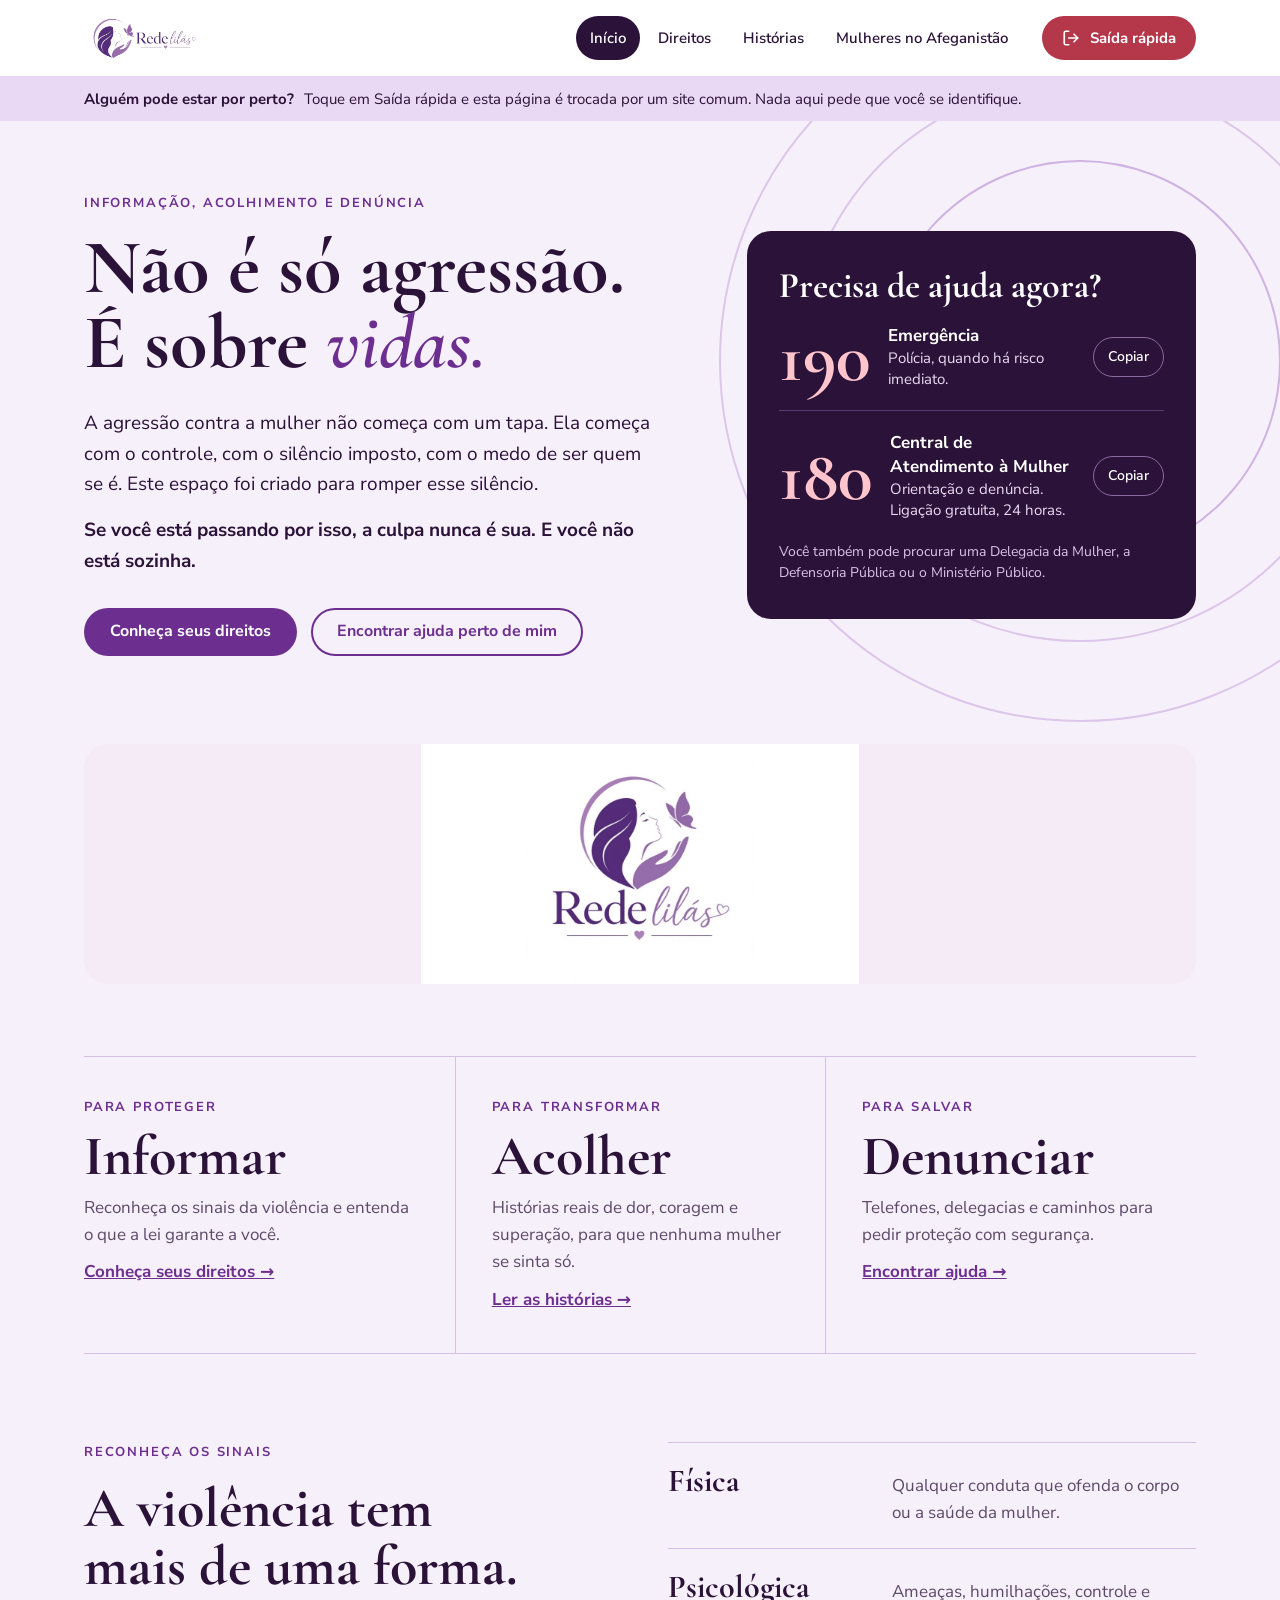
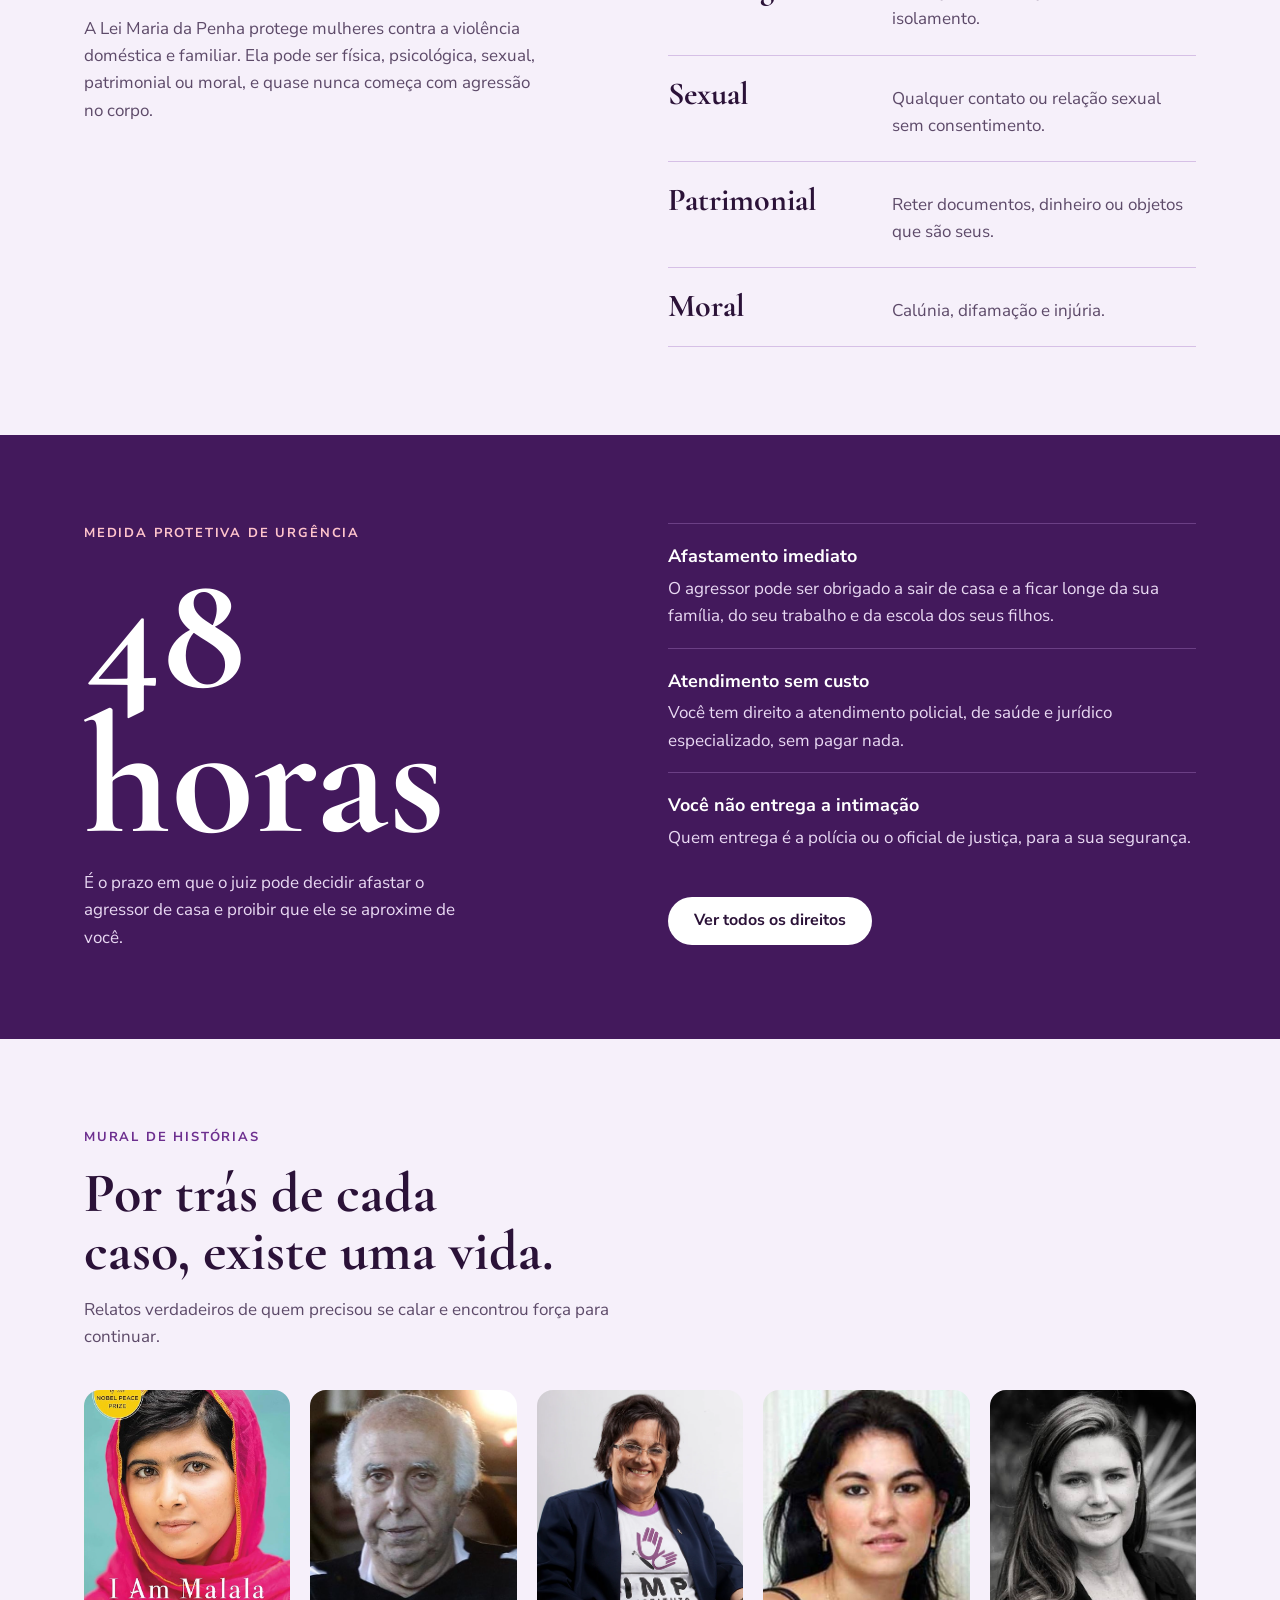
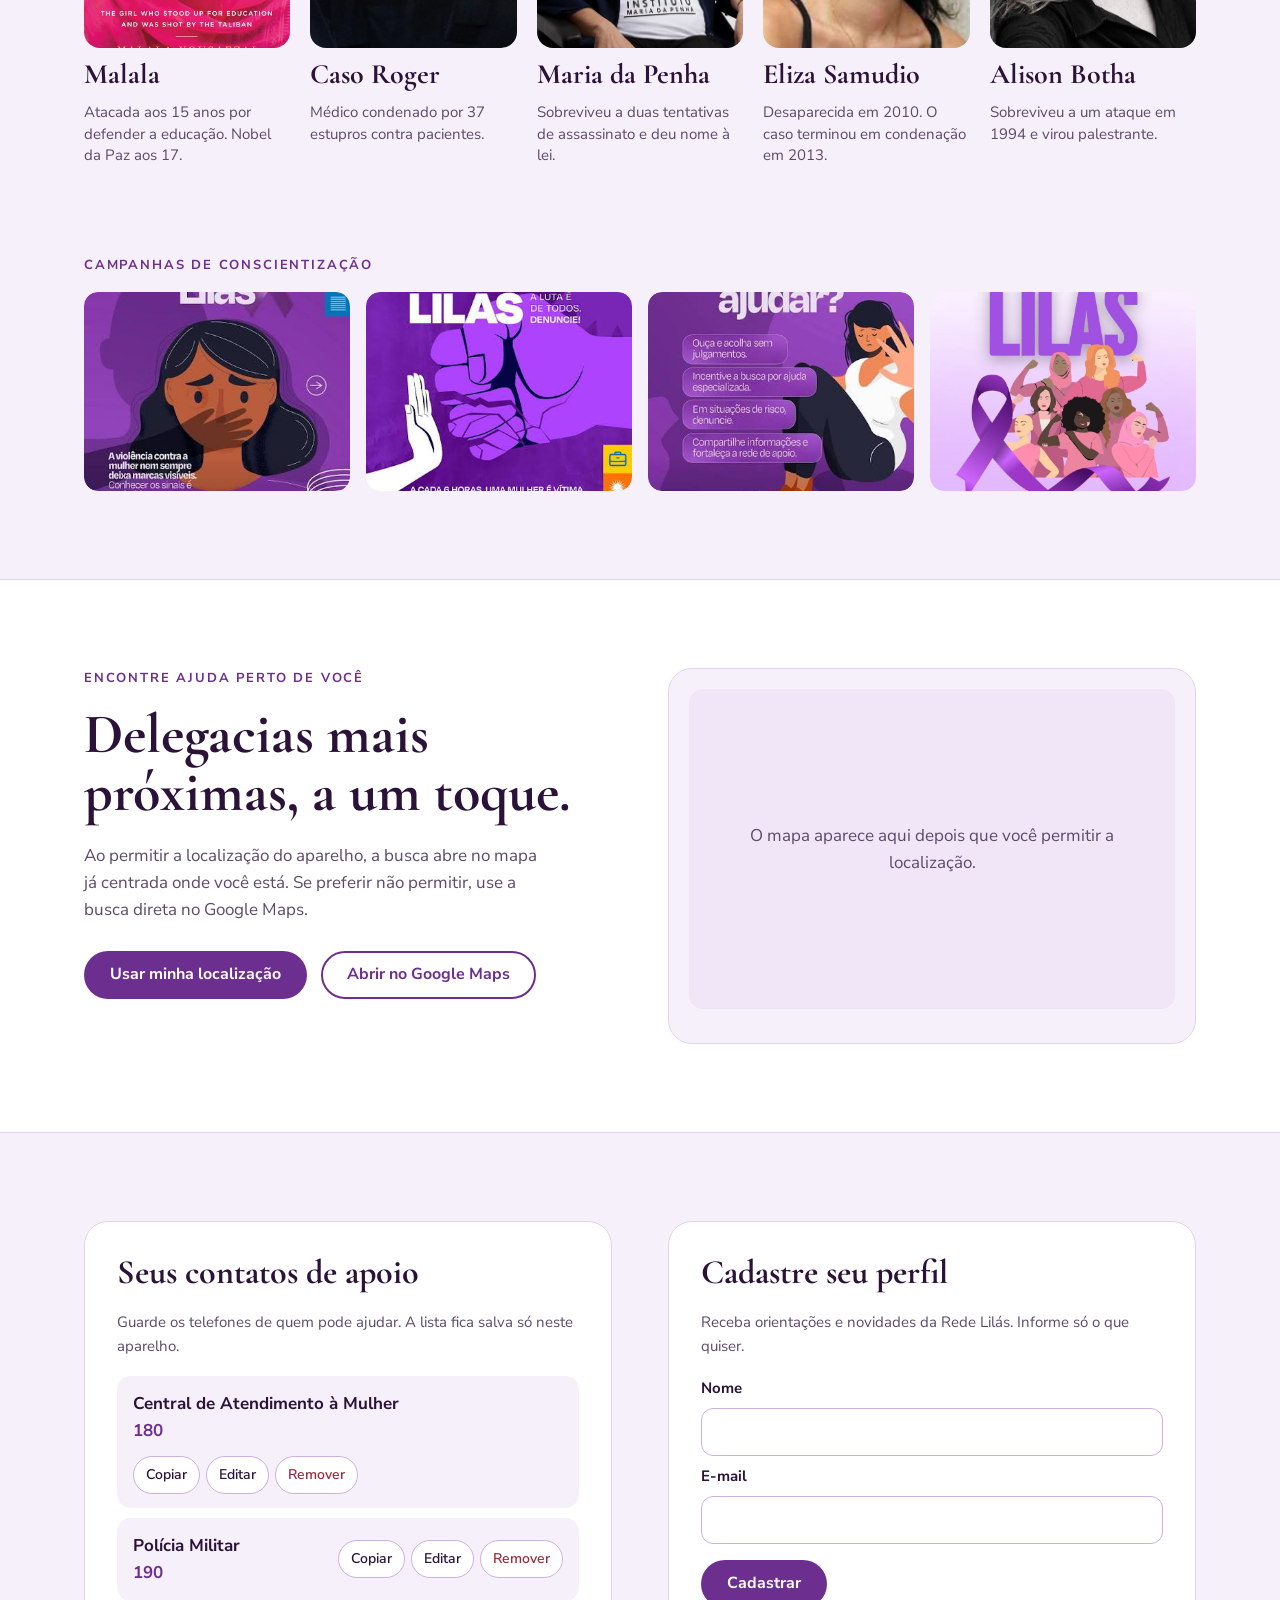
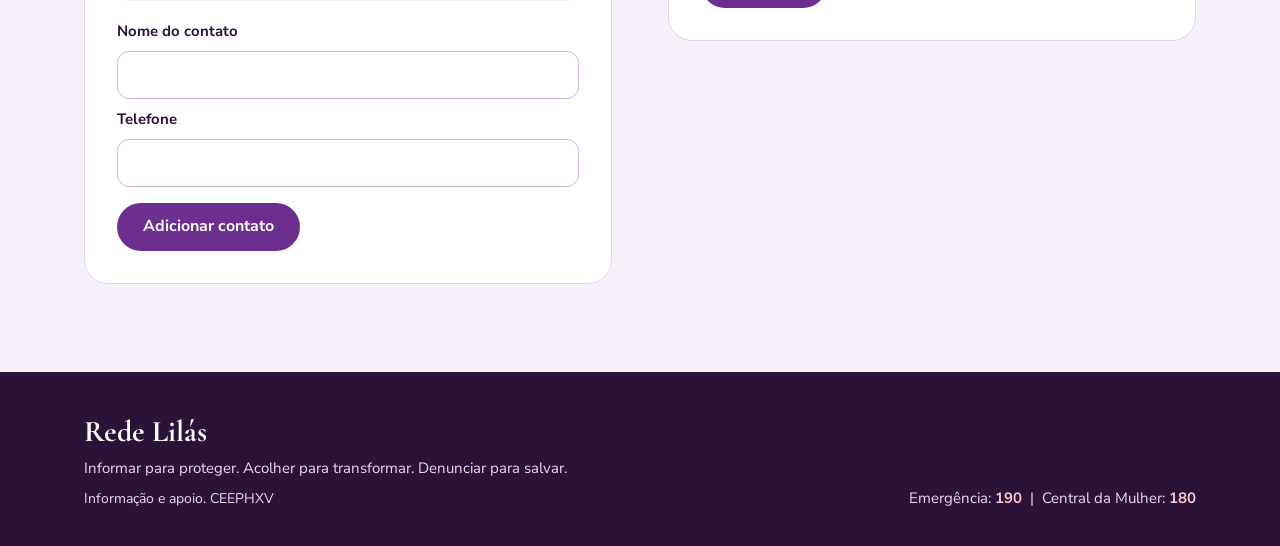
<file: index.html>
<!DOCTYPE html>
<html lang="pt-BR">
<head>
  <meta charset="UTF-8">
  <meta name="viewport" content="width=device-width, initial-scale=1.0">
  <meta name="description" content="Rede Lilás: informação, acolhimento e caminhos seguros para mulheres em situação de violência.">
  <title>Rede Lilás</title>
  <link rel="preconnect" href="https://fonts.googleapis.com">
  <link rel="preconnect" href="https://fonts.gstatic.com" crossorigin>
  <link href="https://fonts.googleapis.com/css2?family=Cormorant+Garamond:ital,wght@0,600;0,700;1,600&family=Nunito+Sans:wght@400;600;700&display=swap" rel="stylesheet">
  <link rel="stylesheet" href="style.css">
</head>
<body>
  <header class="site-header">
    <div class="wrap hdr">
      <a class="brand" href="index.html"><img src="banner.jpeg" alt="Rede Lilás, página inicial"></a>
      <nav class="nav" aria-label="Menu principal">
        <a href="index.html" aria-current="page">Início</a>
        <a href="direitos.html">Direitos</a>
        <a href="navegacao-segura.html">Histórias</a>
        <a href="rede-de-apoio.html">Mulheres no Afeganistão</a>
      </nav>
      <button type="button" class="btn btn-exit" data-saida-rapida>
        <svg width="18" height="18" viewBox="0 0 24 24" fill="none" stroke="currentColor"
         stroke-width="2.2" stroke-linecap="round" stroke-linejoin="round" aria-hidden="true">
         <path d="M9 21H5a2 2 0 0 1-2-2V5a2 2 0 0 1 2-2h4"/><path d="M16 17l5-5-5-5"/><path d="M21 12H9"/></svg>
        Saída rápida
      </button>
    </div>
  </header>

  <div class="strip">
    <div class="wrap strip-in">
      <strong>Alguém pode estar por perto?</strong>
      <span>Toque em Saída rápida e esta página é trocada por um site comum. Nada aqui pede que você se identifique.</span>
    </div>
  </div>

  <main>
    <section class="hero-wrap">
      <svg class="hero-arcs" aria-hidden="true" viewBox="0 0 760 760" fill="none"><circle cx="380" cy="380" r="360" stroke="#dcc6ea" stroke-width="2"/><circle cx="380" cy="380" r="280" stroke="#dcc6ea" stroke-width="2"/><circle cx="380" cy="380" r="200" stroke="#cfb3e2" stroke-width="2"/><circle cx="380" cy="380" r="110" fill="#ead9f4"/></svg>
      <div class="wrap hero">
        <div>
          <p class="kicker">Informação, acolhimento e denúncia</p>
          <h1 class="h1">Não é só agressão.<br>É sobre <em>vidas.</em></h1>
          <p class="lead">A agressão contra a mulher não começa com um tapa. Ela começa com o controle, com o silêncio imposto, com o medo de ser quem se é. Este espaço foi criado para romper esse silêncio.</p>
          <p class="promise">Se você está passando por isso, a culpa nunca é sua. E você não está sozinha.</p>
          <div class="cta-row">
            <a class="btn btn-primary" href="direitos.html">Conheça seus direitos</a>
            <a class="btn btn-ghost" href="#ajuda">Encontrar ajuda perto de mim</a>
          </div>
        </div>
        <aside class="panel" aria-label="Telefones de emergência">
          <h2 class="panel-title">Precisa de ajuda agora?</h2>
          <div class="num-row">
            <div class="num">190</div>
            <div class="num-info"><strong>Emergência</strong><span>Polícia, quando há risco imediato.</span></div>
            <button type="button" class="copy" data-copy="190">Copiar</button>
          </div>
          <hr class="sep">
          <div class="num-row">
            <div class="num">180</div>
            <div class="num-info"><strong>Central de Atendimento à Mulher</strong><span>Orientação e denúncia. Ligação gratuita, 24 horas.</span></div>
            <button type="button" class="copy" data-copy="180">Copiar</button>
          </div>
          <p class="panel-note">Você também pode procurar uma Delegacia da Mulher, a Defensoria Pública ou o Ministério Público.</p>
        </aside>
      </div>
    </section>

    <section class="wrap">
      <figure class="banner-photo">
        <img src="baneeee.jpeg" alt="Banner da Rede Lilás">
      </figure>
      <div class="pillars">
        <div class="pillar">
          <span class="pillar-for">para proteger</span>
          <span class="pillar-word">Informar</span>
          <p class="muted">Reconheça os sinais da violência e entenda o que a lei garante a você.</p>
          <a href="direitos.html">Conheça seus direitos &rarr;</a>
        </div>
        <div class="pillar">
          <span class="pillar-for">para transformar</span>
          <span class="pillar-word">Acolher</span>
          <p class="muted">Histórias reais de dor, coragem e superação, para que nenhuma mulher se sinta só.</p>
          <a href="navegacao-segura.html">Ler as histórias &rarr;</a>
        </div>
        <div class="pillar">
          <span class="pillar-for">para salvar</span>
          <span class="pillar-word">Denunciar</span>
          <p class="muted">Telefones, delegacias e caminhos para pedir proteção com segurança.</p>
          <a href="#ajuda">Encontrar ajuda &rarr;</a>
        </div>
      </div>
    </section>

    <section class="wrap sec g2" id="sobre">
      <div>
        <p class="kicker">Reconheça os sinais</p>
        <h2 class="h2">A violência tem mais de uma forma.</h2>
        <p class="muted" style="margin-top: 20px; max-width: 46ch;">A Lei Maria da Penha protege mulheres contra a violência doméstica e familiar. Ela pode ser física, psicológica, sexual, patrimonial ou moral, e quase nunca começa com agressão no corpo.</p>
      </div>
      <div>
        <div class="sign"><span class="sign-t">Física</span><p class="muted">Qualquer conduta que ofenda o corpo ou a saúde da mulher.</p></div>
        <div class="sign"><span class="sign-t">Psicológica</span><p class="muted">Ameaças, humilhações, controle e isolamento.</p></div>
        <div class="sign"><span class="sign-t">Sexual</span><p class="muted">Qualquer contato ou relação sexual sem consentimento.</p></div>
        <div class="sign"><span class="sign-t">Patrimonial</span><p class="muted">Reter documentos, dinheiro ou objetos que são seus.</p></div>
        <div class="sign"><span class="sign-t">Moral</span><p class="muted">Calúnia, difamação e injúria.</p></div>
      </div>
    </section>

    <section class="band">
      <div class="wrap sec g2">
        <div>
          <p class="kicker">Medida protetiva de urgência</p>
          <div class="big48">48 horas</div>
          <p class="band-p" style="margin-top: 20px; max-width: 40ch;">É o prazo em que o juiz pode decidir afastar o agressor de casa e proibir que ele se aproxime de você.</p>
        </div>
        <div>
          <div class="right-row"><strong>Afastamento imediato</strong><span class="band-p">O agressor pode ser obrigado a sair de casa e a ficar longe da sua família, do seu trabalho e da escola dos seus filhos.</span></div>
          <div class="right-row"><strong>Atendimento sem custo</strong><span class="band-p">Você tem direito a atendimento policial, de saúde e jurídico especializado, sem pagar nada.</span></div>
          <div class="right-row"><strong>Você não entrega a intimação</strong><span class="band-p">Quem entrega é a polícia ou o oficial de justiça, para a sua segurança.</span></div>
          <div style="margin-top: 28px;"><a class="btn btn-light" href="direitos.html">Ver todos os direitos</a></div>
        </div>
      </div>
    </section>

    <section class="wrap sec">
      <p class="kicker">Mural de histórias</p>
      <h2 class="h2" style="max-width: 20ch; margin-bottom: 16px;">Por trás de cada caso, existe uma vida.</h2>
      <p class="muted" style="max-width: 56ch; margin-bottom: 40px;">Relatos verdadeiros de quem precisou se calar e encontrou força para continuar.</p>
      <div class="g5">
        <a class="tile" href="navegacao-segura.html#MALALA-YOUSAFZAI">
          <div class="slot"><img src="malala.jpg" alt="Malala Yousafzai"></div>
          <span class="tile-n">Malala</span>
          <span class="tile-d">Atacada aos 15 anos por defender a educação. Nobel da Paz aos 17.</span>
        </a>
        <a class="tile" href="navegacao-segura.html#CASO-ROGER">
          <div class="slot"><img src="ROGER.jpeg" alt="Caso Roger"></div>
          <span class="tile-n">Caso Roger</span>
          <span class="tile-d">Médico condenado por 37 estupros contra pacientes.</span>
        </a>
        <a class="tile" href="navegacao-segura.html#MARIA-DA-PENHA">
          <div class="slot"><img src="maria%20da%20penha.jpeg" alt="Maria da Penha"></div>
          <span class="tile-n">Maria da Penha</span>
          <span class="tile-d">Sobreviveu a duas tentativas de assassinato e deu nome à lei.</span>
        </a>
        <a class="tile" href="navegacao-segura.html#ELIZA-SAMUDIO">
          <div class="slot"><img src="ELIZA%20SILVA.jpeg" alt="Eliza Samudio"></div>
          <span class="tile-n">Eliza Samudio</span>
          <span class="tile-d">Desaparecida em 2010. O caso terminou em condenação em 2013.</span>
        </a>
        <a class="tile" href="navegacao-segura.html#ALISON-BOTHA">
          <div class="slot"><img src="alison.jpeg" alt="Alison Botha"></div>
          <span class="tile-n">Alison Botha</span>
          <span class="tile-d">Sobreviveu a um ataque em 1994 e virou palestrante.</span>
        </a>
      </div>
    </section>

    <section class="wrap" style="padding-bottom: 88px;">
      <p class="kicker">Campanhas de conscientização</p>
      <div class="gallery">
        <a href="images.jpg" target="_blank" rel="noopener"><img src="images.jpg" alt="Imagem de campanha"></a>
        <a href="images%20(1).jpg" target="_blank" rel="noopener"><img src="images%20(1).jpg" alt="Imagem de campanha 1"></a>
        <a href="images (1.jpg" target="_blank" rel="noopener"><img src="images (1.jpg" alt="Imagem de campanha 2"></a>
        <a href="WhatsApp-Image-2025-08-01-at-08.25.04-819x1024.jpeg" target="_blank" rel="noopener"><img src="WhatsApp-Image-2025-08-01-at-08.25.04-819x1024.jpeg" alt="Imagem de campanha 3"></a>
      </div>
    </section>

    <section id="ajuda" class="help-section">
      <div class="wrap sec g2">
        <div>
          <p class="kicker">Encontre ajuda perto de você</p>
          <h2 class="h2">Delegacias mais próximas, a um toque.</h2>
          <p class="muted" style="margin: 20px 0 28px; max-width: 46ch;">Ao permitir a localização do aparelho,
             a busca abre no mapa já centrada onde você está. Se preferir não permitir, use a busca direta no Google Maps.</p>
          <div class="cta-row">
            <button type="button" class="btn btn-primary" id="usarLocalizacao">Usar minha localização</button>
            <a id="mapaLink" class="btn btn-ghost" href="https://www.google.com/maps/search/delegacias+da+mulher+mais+pr%C3%B3ximas" 
            target="_blank" rel="noopener">Abrir no Google Maps</a>
          </div>
        </div>
        <div class="mapcard">
          <div class="map-empty" id="mapaVazio">O mapa aparece aqui depois que você permitir a localização.</div>
          <iframe id="mapaAjuda" title="Mapa com as delegacias mais próximas" loading="lazy" hidden></iframe>
          <p class="map-status" id="mapaStatus" role="status" aria-live="polite"></p>
        </div>
      </div>
    </section>

    <section id="contatos" class="wrap sec g2">
      <div class="card">
        <h2 class="h3">Seus contatos de apoio</h2>
        <p class="muted small">Guarde os telefones de quem pode ajudar. A lista fica salva só neste aparelho.</p>
        <div class="list" id="listaContatos"></div>
        <form class="form" id="contatoForm" novalidate>
          <label for="contatoNome">Nome do contato</label>
          <input id="contatoNome" name="nome" type="text" autocomplete="off">
          <label for="contatoTelefone">Telefone</label>
          <input id="contatoTelefone" name="telefone" type="text" inputmode="tel" autocomplete="off">
          <p class="err" id="contatoErro" role="alert" hidden>Preencha o nome e o telefone.</p>
          <button type="submit" class="btn btn-primary" id="contatoSalvar">Adicionar contato</button>
        </form>
      </div>

      <div class="card">
        <h2 class="h3">Cadastre seu perfil</h2>
        <p class="muted small">Receba orientações e novidades da Rede Lilás. Informe só o que quiser.</p>
        <p class="ok" id="cadastroStatus" role="status" aria-live="polite" hidden>Perfil cadastrado.</p>
        <form class="form" id="cadastroForm" novalidate>
          <label for="cadastroNome">Nome</label>
          <input id="cadastroNome" name="nome" type="text" autocomplete="name">
          <label for="cadastroEmail">E-mail</label>
          <input id="cadastroEmail" name="email" type="email" autocomplete="email">
          <p class="err" id="cadastroErro" role="alert" hidden>Preencha o nome e o e-mail.</p>
          <button type="submit" class="btn btn-primary">Cadastrar</button>
        </form>
      </div>
    </section>
  </main>

  <footer class="site-footer">
    <div class="wrap foot-in">
      <div>
        <div class="foot-brand">Rede Lilás</div>
        <p>Informar para proteger. Acolher para transformar. Denunciar para salvar.</p>
        <p style="font-size: 14px; margin-top: 8px;">Informação e apoio. CEEPHXV</p>
      </div>
      <p>Emergência: <strong>190</strong> &nbsp;|&nbsp; Central da Mulher: <strong>180</strong></p>
    </div>
  </footer>

  <script src="script.js"></script>
</body>
</html>
</file>
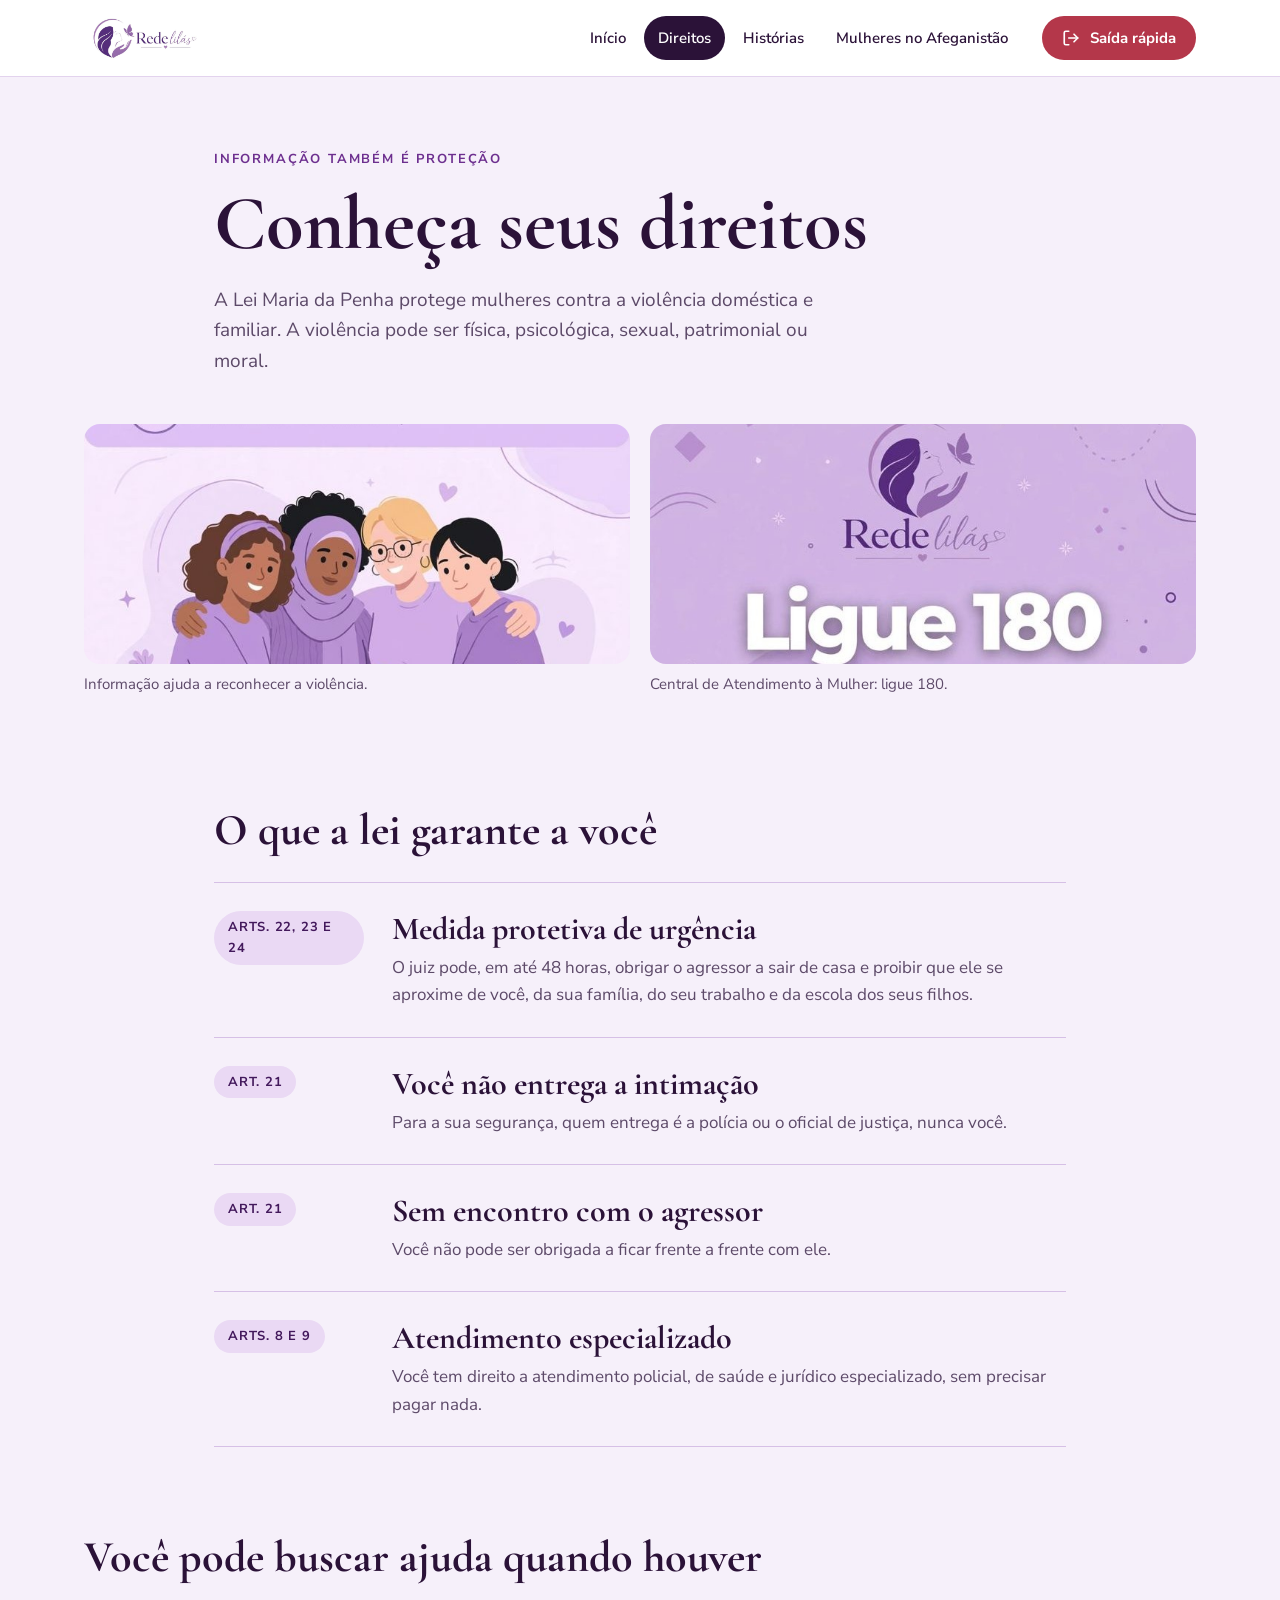
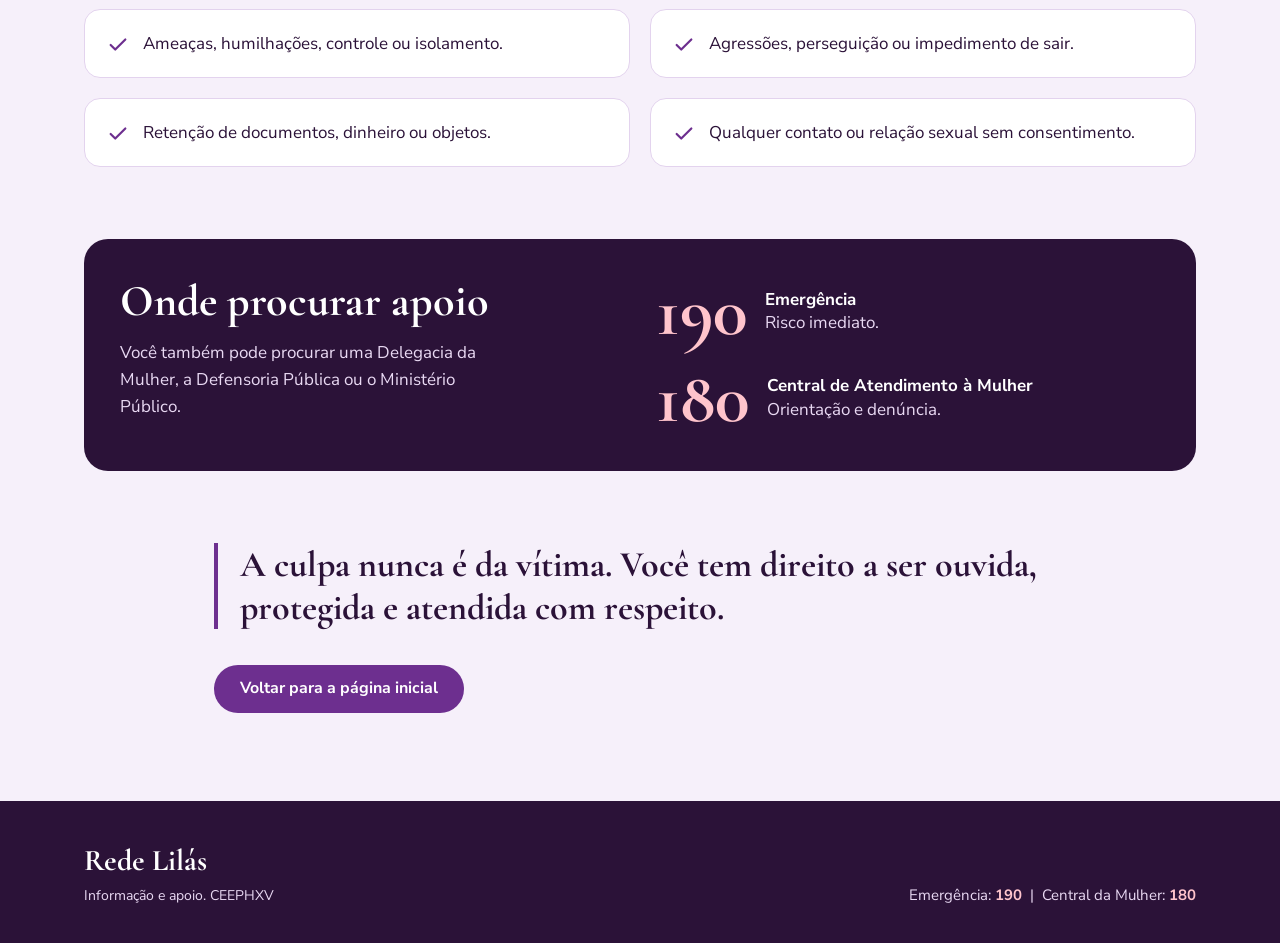
<file: direitos.html>
<!DOCTYPE html>
<html lang="pt-BR">
<head>
  <meta charset="UTF-8">
  <meta name="viewport" content="width=device-width, initial-scale=1.0">
  <title>Conheça seus Direitos | Rede Lilás</title>
  <link rel="preconnect" href="https://fonts.googleapis.com">
  <link rel="preconnect" href="https://fonts.gstatic.com" crossorigin>
  <link href="https://fonts.googleapis.com/css2?family=Cormorant+Garamond:ital,wght@0,600;0,700;1,600&family=Nunito+Sans:wght@400;600;700&display=swap" rel="stylesheet">
  <link rel="stylesheet" href="style.css">
</head>
<body>
  <header class="site-header">
    <div class="wrap hdr">
      <a class="brand" href="index.html"><img src="banner.jpeg" alt="Rede Lilás, página inicial"></a>
      <nav class="nav" aria-label="Menu principal">
        <a href="index.html">Início</a>
        <a href="direitos.html" aria-current="page">Direitos</a>
        <a href="navegacao-segura.html">Histórias</a>
        <a href="rede-de-apoio.html">Mulheres no Afeganistão</a>
      </nav>
      <button type="button" class="btn btn-exit" data-saida-rapida>
        <svg width="18" height="18" viewBox="0 0 24 24" fill="none" stroke="currentColor" stroke-width="2.2" stroke-linecap="round" stroke-linejoin="round" aria-hidden="true"><path d="M9 21H5a2 2 0 0 1-2-2V5a2 2 0 0 1 2-2h4"/><path d="M16 17l5-5-5-5"/><path d="M21 12H9"/></svg>
        Saída rápida
      </button>
    </div>
  </header>

  <main>
    <section class="narrow" style="padding-block: 72px 24px;">
      <p class="kicker">Informação também é proteção</p>
      <h1 class="h1">Conheça seus direitos</h1>
      <p class="muted" style="margin-top: 24px; font-size: 19px; max-width: 56ch;">A Lei Maria da Penha protege mulheres contra a violência doméstica e familiar. A violência pode ser física, psicológica, sexual, patrimonial ou moral.</p>
    </section>

    <section class="wrap" style="padding-block: 24px 24px;">
      <div class="photos">
        <figure>
          <img src="hdhd.jpeg" alt="Campanha de conscientização sobre violência contra a mulher">
          <figcaption>Informação ajuda a reconhecer a violência.</figcaption>
        </figure>
        <figure>
          <img src="180.jpeg" alt="Cartaz com o telefone 180 da Central de Atendimento à Mulher">
          <figcaption>Central de Atendimento à Mulher: ligue 180.</figcaption>
        </figure>
      </div>
    </section>

    <section class="narrow sec">
      <h2 class="h2 sm" style="margin-bottom: 28px;">O que a lei garante a você</h2>
      <div>
        <div class="right">
          <span class="art">Arts. 22, 23 e 24</span>
          <div><h3 class="right-t">Medida protetiva de urgência</h3><p class="muted">O juiz pode, em até 48 horas, obrigar o agressor a sair de casa e proibir que ele se aproxime de você, da sua família, do seu trabalho e da escola dos seus filhos.</p></div>
        </div>
        <div class="right">
          <span class="art">Art. 21</span>
          <div><h3 class="right-t">Você não entrega a intimação</h3><p class="muted">Para a sua segurança, quem entrega é a polícia ou o oficial de justiça, nunca você.</p></div>
        </div>
        <div class="right">
          <span class="art">Art. 21</span>
          <div><h3 class="right-t">Sem encontro com o agressor</h3><p class="muted">Você não pode ser obrigada a ficar frente a frente com ele.</p></div>
        </div>
        <div class="right">
          <span class="art">Arts. 8 e 9</span>
          <div><h3 class="right-t">Atendimento especializado</h3><p class="muted">Você tem direito a atendimento policial, de saúde e jurídico especializado, sem precisar pagar nada.</p></div>
        </div>
      </div>
    </section>

    <section class="wrap" style="padding-bottom: 72px;">
      <h2 class="h2 sm" style="margin-bottom: 28px;">Você pode buscar ajuda quando houver</h2>
      <div class="g2 tight">
        <div class="when"><svg width="22" height="22" viewBox="0 0 24 24" fill="none" stroke="#6d2f8f" stroke-width="2.4" stroke-linecap="round" stroke-linejoin="round" aria-hidden="true"><path d="M20 6L9 17l-5-5"/></svg><p>Ameaças, humilhações, controle ou isolamento.</p></div>
        <div class="when"><svg width="22" height="22" viewBox="0 0 24 24" fill="none" stroke="#6d2f8f" stroke-width="2.4" stroke-linecap="round" stroke-linejoin="round" aria-hidden="true"><path d="M20 6L9 17l-5-5"/></svg><p>Agressões, perseguição ou impedimento de sair.</p></div>
        <div class="when"><svg width="22" height="22" viewBox="0 0 24 24" fill="none" stroke="#6d2f8f" stroke-width="2.4" stroke-linecap="round" stroke-linejoin="round" aria-hidden="true"><path d="M20 6L9 17l-5-5"/></svg><p>Retenção de documentos, dinheiro ou objetos.</p></div>
        <div class="when"><svg width="22" height="22" viewBox="0 0 24 24" fill="none" stroke="#6d2f8f" stroke-width="2.4" stroke-linecap="round" stroke-linejoin="round" aria-hidden="true"><path d="M20 6L9 17l-5-5"/></svg><p>Qualquer contato ou relação sexual sem consentimento.</p></div>
      </div>
    </section>

    <section class="wrap" style="padding-bottom: 72px;">
      <div class="help-panel">
        <div>
          <h2 class="h2 sm" style="margin-bottom: 14px; color: #ffffff;">Onde procurar apoio</h2>
          <p style="color: #e9d9f3; max-width: 36ch;">Você também pode procurar uma Delegacia da Mulher, a Defensoria Pública ou o Ministério Público.</p>
        </div>
        <div style="display: flex; flex-direction: column; gap: 22px;">
          <div style="display: flex; align-items: center; gap: 18px;"><span class="num">190</span><span style="color: #e9d9f3; line-height: 1.4;"><strong style="color: #ffffff;">Emergência</strong><br>Risco imediato.</span></div>
          <div style="display: flex; align-items: center; gap: 18px;"><span class="num">180</span><span style="color: #e9d9f3; line-height: 1.4;"><strong style="color: #ffffff;">Central de Atendimento à Mulher</strong><br>Orientação e denúncia.</span></div>
        </div>
      </div>
    </section>

    <section class="narrow" style="padding-bottom: 88px;">
      <p class="pull">A culpa nunca é da vítima. Você tem direito a ser ouvida, protegida e atendida com respeito.</p>
      <div style="margin-top: 36px;"><a class="btn btn-primary" href="index.html">Voltar para a página inicial</a></div>
    </section>
  </main>

  <footer class="site-footer">
    <div class="wrap foot-in">
      <div>
        <div class="foot-brand">Rede Lilás</div>
        <p style="font-size: 14px;">Informação e apoio. CEEPHXV</p>
      </div>
      <p>Emergência: <strong>190</strong> &nbsp;|&nbsp; Central da Mulher: <strong>180</strong></p>
    </div>
  </footer>

  <script src="script.js"></script>
</body>
</html>
</file>
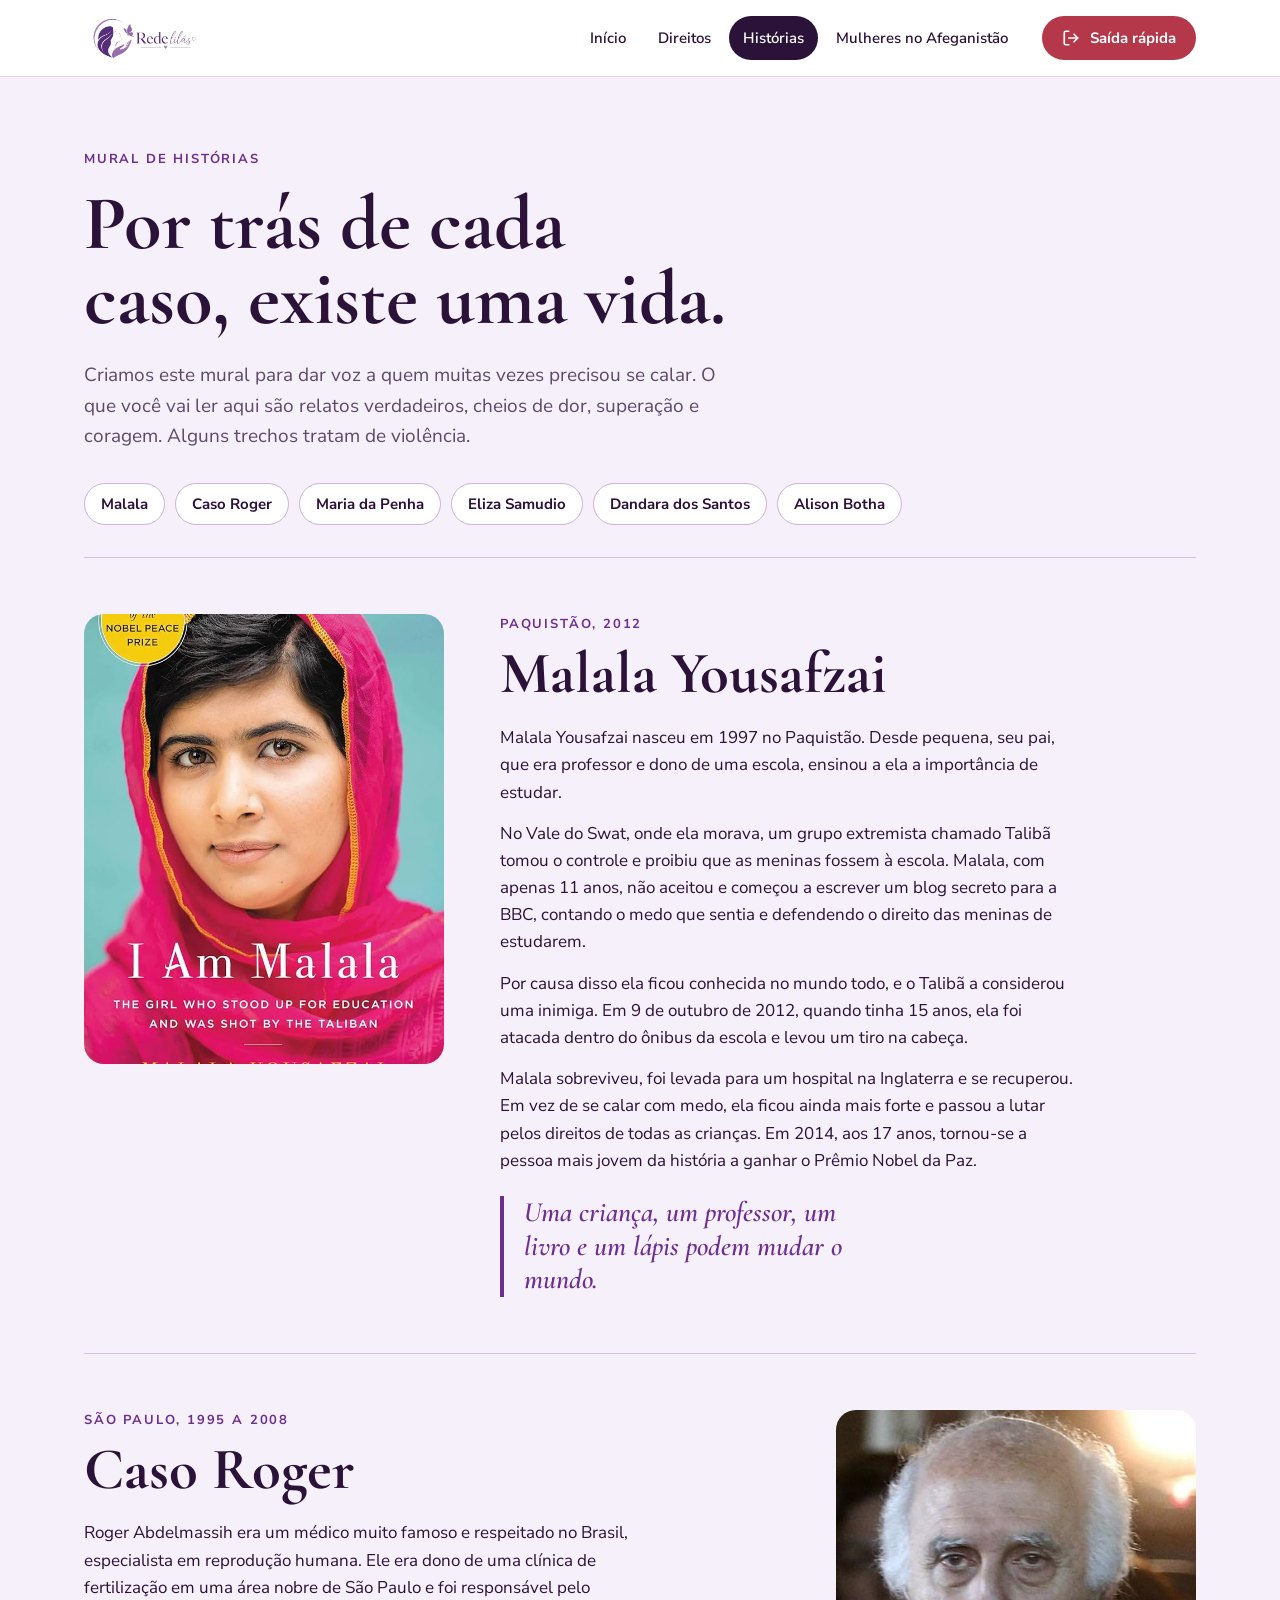
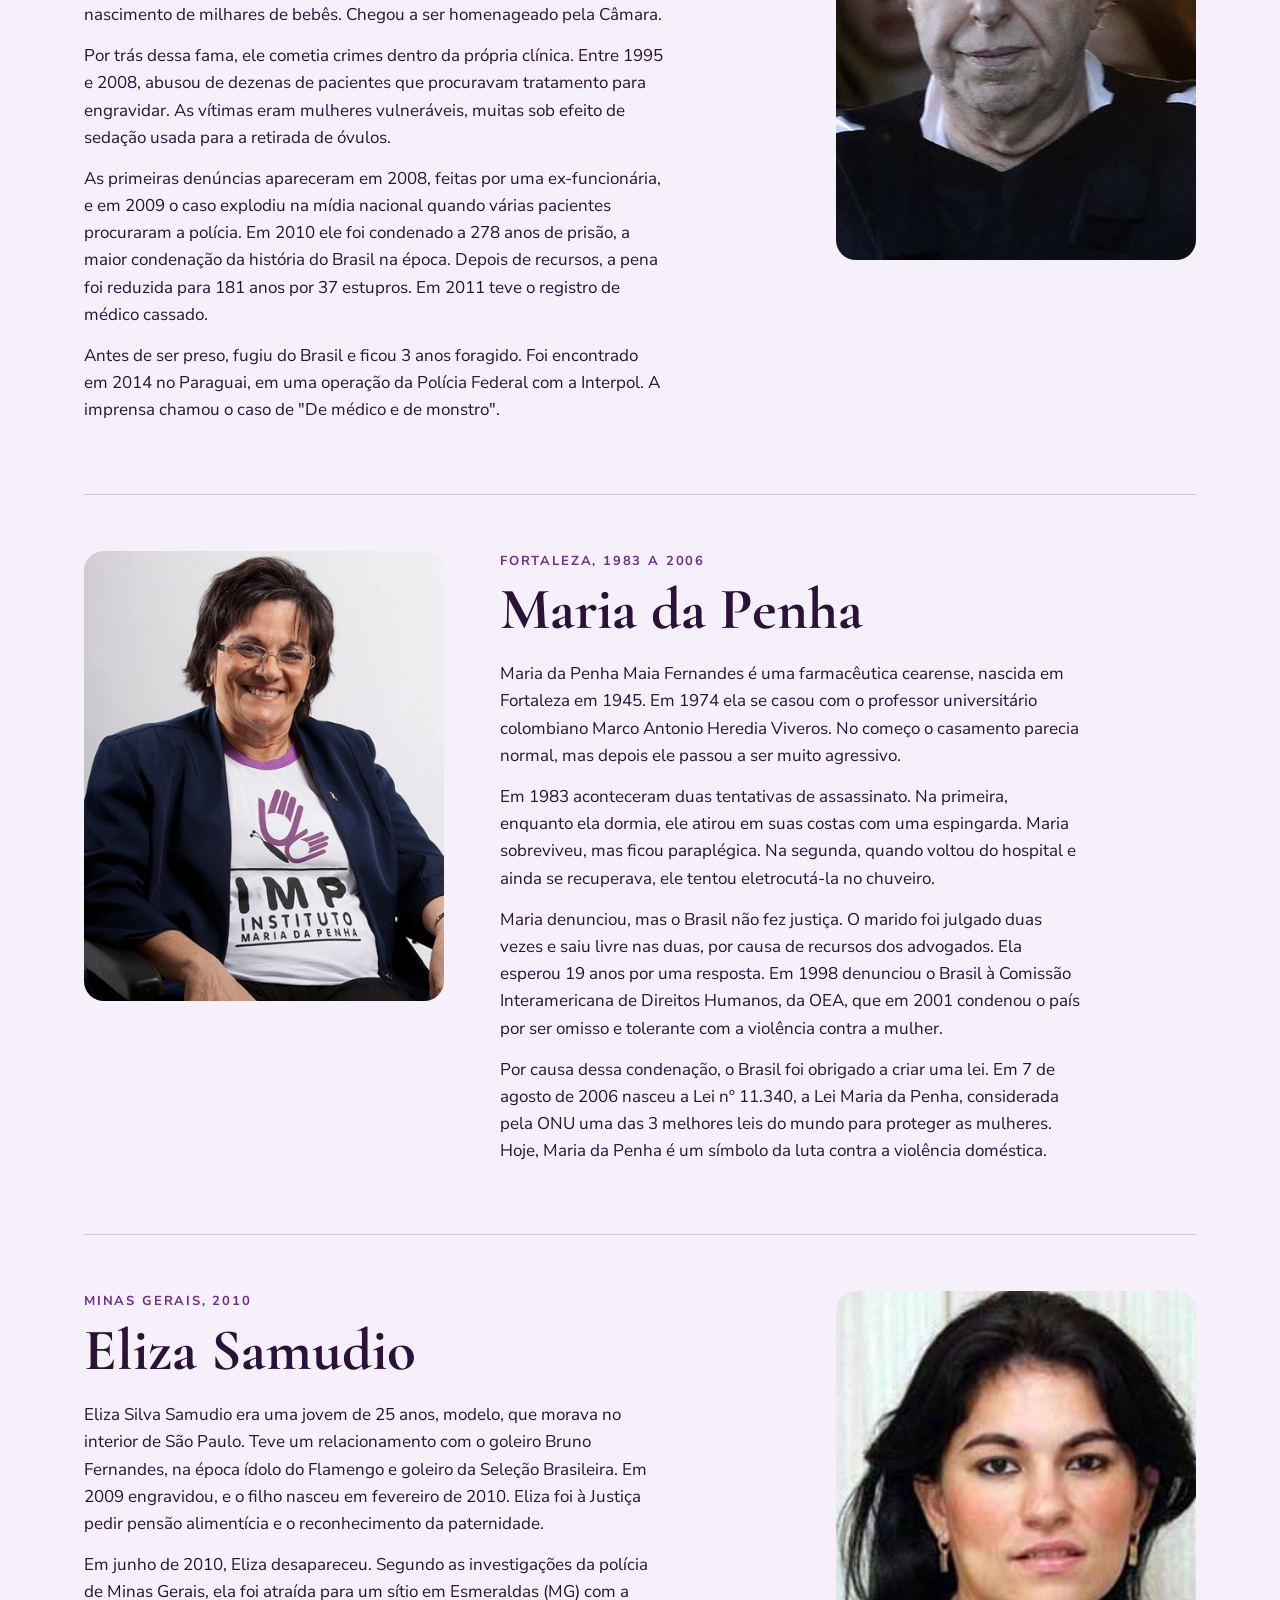
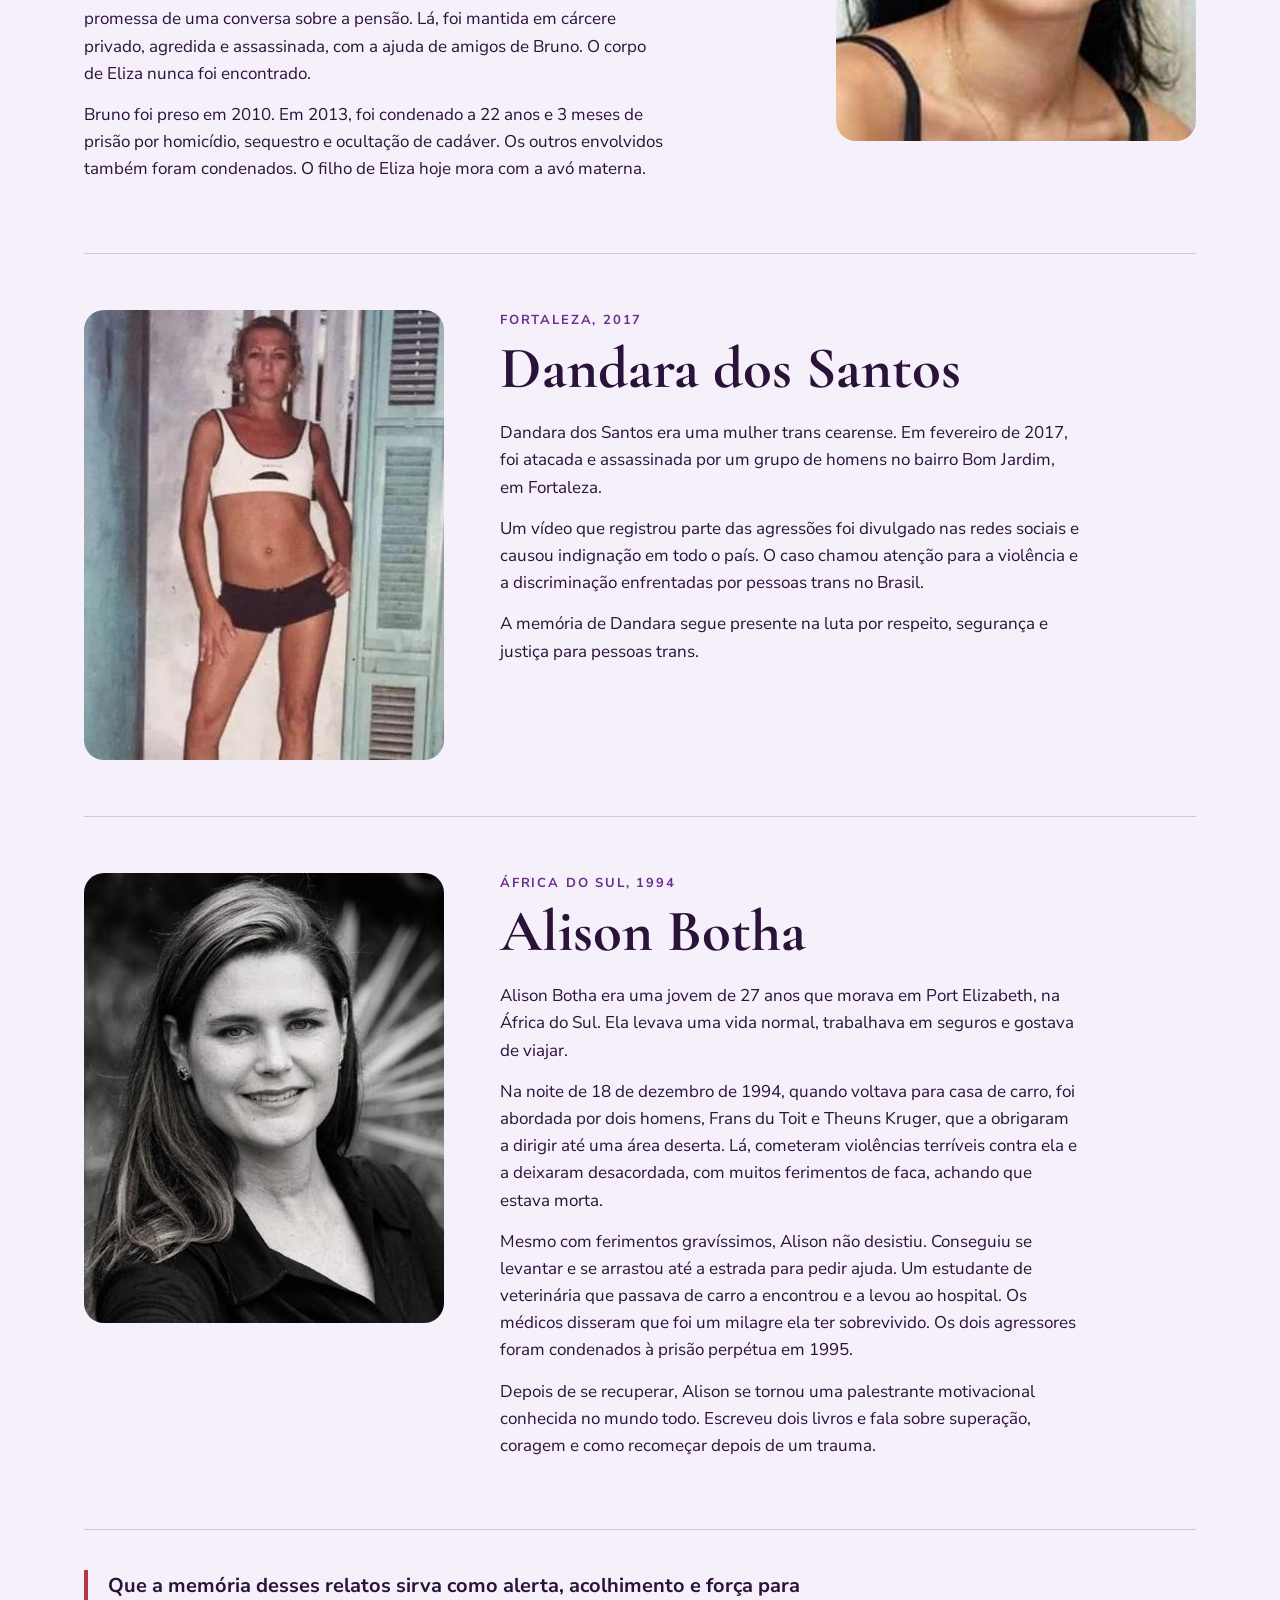
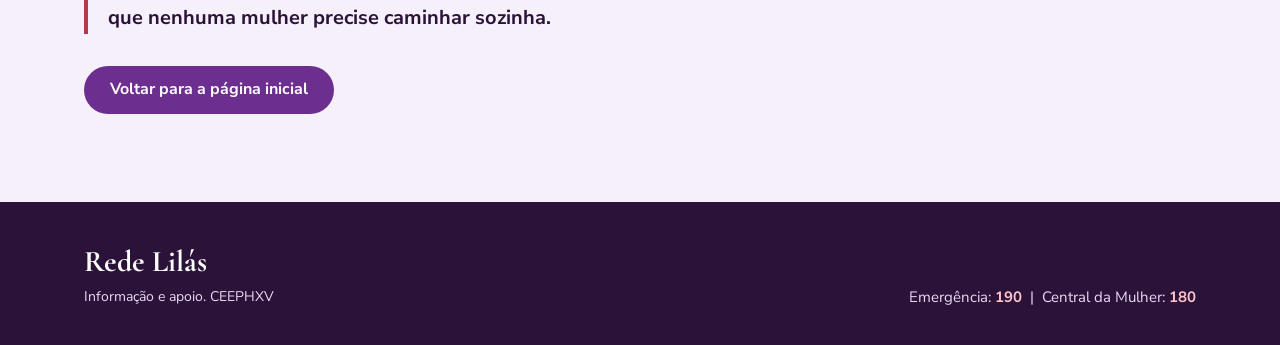
<file: navegacao-segura.html>
<!DOCTYPE html>
<html lang="pt-BR">
<head>
  <meta charset="UTF-8">
  <meta name="viewport" content="width=device-width, initial-scale=1.0">
  <title>Histórias | Rede Lilás</title>
  <link rel="preconnect" href="https://fonts.googleapis.com">
  <link rel="preconnect" href="https://fonts.gstatic.com" crossorigin>
  <link href="https://fonts.googleapis.com/css2?family=Cormorant+Garamond:ital,wght@0,600;0,700;1,600&family=Nunito+Sans:wght@400;600;700&display=swap" rel="stylesheet">
  <link rel="stylesheet" href="style.css">
</head>
<body>
  <header class="site-header">
    <div class="wrap hdr">
      <a class="brand" href="index.html"><img src="banner.jpeg" alt="Rede Lilás, página inicial"></a>
      <nav class="nav" aria-label="Menu principal">
        <a href="index.html">Início</a>
        <a href="direitos.html">Direitos</a>
        <a href="navegacao-segura.html" aria-current="page">Histórias</a>
        <a href="rede-de-apoio.html">Mulheres no Afeganistão</a>
      </nav>
      <button type="button" class="btn btn-exit" data-saida-rapida>
        <svg width="18" height="18" viewBox="0 0 24 24" fill="none" stroke="currentColor" stroke-width="2.2" stroke-linecap="round" stroke-linejoin="round" aria-hidden="true"><path d="M9 21H5a2 2 0 0 1-2-2V5a2 2 0 0 1 2-2h4"/><path d="M16 17l5-5-5-5"/><path d="M21 12H9"/></svg>
        Saída rápida
      </button>
    </div>
  </header>

  <main class="wrap">
    <section style="padding-block: 72px 32px;">
      <p class="kicker">Mural de histórias</p>
      <h1 class="h1">Por trás de cada caso, existe uma vida.</h1>
      <p class="muted" style="margin-top: 24px; font-size: 19px; max-width: 60ch;">Criamos este mural para dar voz a quem muitas vezes precisou se calar. O que você vai ler aqui são relatos verdadeiros, cheios de dor, superação e coragem. Alguns trechos tratam de violência.</p>
      <nav class="toc" aria-label="Ir para uma história">
        <a href="#MALALA-YOUSAFZAI">Malala</a>
        <a href="#CASO-ROGER">Caso Roger</a>
        <a href="#MARIA-DA-PENHA">Maria da Penha</a>
        <a href="#ELIZA-SAMUDIO">Eliza Samudio</a>
        <a href="#DANDARA-DOS-SANTOS">Dandara dos Santos</a>
        <a href="#ALISON-BOTHA">Alison Botha</a>
      </nav>
    </section>

    <article id="MALALA-YOUSAFZAI" class="story-row">
      <div class="slot"><img src="malala.jpg" alt="Malala Yousafzai"></div>
      <div>
        <p class="st-meta">Paquistão, 2012</p>
        <h2 class="st-t">Malala Yousafzai</h2>
        <p class="st-p">Malala Yousafzai nasceu em 1997 no Paquistão. Desde pequena, seu pai, que era professor e dono de uma escola, ensinou a ela a importância de estudar.</p>
        <p class="st-p">No Vale do Swat, onde ela morava, um grupo extremista chamado Talibã tomou o controle e proibiu que as meninas fossem à escola. Malala, com apenas 11 anos, não aceitou e começou a escrever um blog secreto para a BBC, contando o medo que sentia e defendendo o direito das meninas de estudarem.</p>
        <p class="st-p">Por causa disso ela ficou conhecida no mundo todo, e o Talibã a considerou uma inimiga. Em 9 de outubro de 2012, quando tinha 15 anos, ela foi atacada dentro do ônibus da escola e levou um tiro na cabeça.</p>
        <p class="st-p">Malala sobreviveu, foi levada para um hospital na Inglaterra e se recuperou. Em vez de se calar com medo, ela ficou ainda mais forte e passou a lutar pelos direitos de todas as crianças. Em 2014, aos 17 anos, tornou-se a pessoa mais jovem da história a ganhar o Prêmio Nobel da Paz.</p>
        <p class="quote">Uma criança, um professor, um livro e um lápis podem mudar o mundo.</p>
      </div>
    </article>

    <article id="CASO-ROGER" class="story-row rev">
      <div>
        <p class="st-meta">São Paulo, 1995 a 2008</p>
        <h2 class="st-t">Caso Roger</h2>
        <p class="st-p">Roger Abdelmassih era um médico muito famoso e respeitado no Brasil, especialista em reprodução humana. Ele era dono de uma clínica de fertilização em uma área nobre de São Paulo e foi responsável pelo nascimento de milhares de bebês. Chegou a ser homenageado pela Câmara.</p>
        <p class="st-p">Por trás dessa fama, ele cometia crimes dentro da própria clínica. Entre 1995 e 2008, abusou de dezenas de pacientes que procuravam tratamento para engravidar. As vítimas eram mulheres vulneráveis, muitas sob efeito de sedação usada para a retirada de óvulos.</p>
        <p class="st-p">As primeiras denúncias apareceram em 2008, feitas por uma ex-funcionária, e em 2009 o caso explodiu na mídia nacional quando várias pacientes procuraram a polícia. Em 2010 ele foi condenado a 278 anos de prisão, a maior condenação da história do Brasil na época. Depois de recursos, a pena foi reduzida para 181 anos por 37 estupros. Em 2011 teve o registro de médico cassado.</p>
        <p class="st-p">Antes de ser preso, fugiu do Brasil e ficou 3 anos foragido. Foi encontrado em 2014 no Paraguai, em uma operação da Polícia Federal com a Interpol. A imprensa chamou o caso de "De médico e de monstro".</p>
      </div>
      <div class="slot"><img src="ROGER.jpeg" alt="Roger Abdelmassih sendo levado de volta à prisão em 2020"></div>
    </article>

    <article id="MARIA-DA-PENHA" class="story-row">
      <div class="slot"><img src="maria%20da%20penha.jpeg" alt="Maria da Penha"></div>
      <div>
        <p class="st-meta">Fortaleza, 1983 a 2006</p>
        <h2 class="st-t">Maria da Penha</h2>
        <p class="st-p">Maria da Penha Maia Fernandes é uma farmacêutica cearense, nascida em Fortaleza em 1945. Em 1974 ela se casou com o professor universitário colombiano Marco Antonio Heredia Viveros. No começo o casamento parecia normal, mas depois ele passou a ser muito agressivo.</p>
        <p class="st-p">Em 1983 aconteceram duas tentativas de assassinato. Na primeira, enquanto ela dormia, ele atirou em suas costas com uma espingarda. Maria sobreviveu, mas ficou paraplégica. Na segunda, quando voltou do hospital e ainda se recuperava, ele tentou eletrocutá-la no chuveiro.</p>
        <p class="st-p">Maria denunciou, mas o Brasil não fez justiça. O marido foi julgado duas vezes e saiu livre nas duas, por causa de recursos dos advogados. Ela esperou 19 anos por uma resposta. Em 1998 denunciou o Brasil à Comissão Interamericana de Direitos Humanos, da OEA, que em 2001 condenou o país por ser omisso e tolerante com a violência contra a mulher.</p>
        <p class="st-p">Por causa dessa condenação, o Brasil foi obrigado a criar uma lei. Em 7 de agosto de 2006 nasceu a Lei nº 11.340, a Lei Maria da Penha, considerada pela ONU uma das 3 melhores leis do mundo para proteger as mulheres. Hoje, Maria da Penha é um símbolo da luta contra a violência doméstica.</p>
      </div>
    </article>

    <article id="ELIZA-SAMUDIO" class="story-row rev">
      <div>
        <p class="st-meta">Minas Gerais, 2010</p>
        <h2 class="st-t">Eliza Samudio</h2>
        <p class="st-p">Eliza Silva Samudio era uma jovem de 25 anos, modelo, que morava no interior de São Paulo. Teve um relacionamento com o goleiro Bruno Fernandes, na época ídolo do Flamengo e goleiro da Seleção Brasileira. Em 2009 engravidou, e o filho nasceu em fevereiro de 2010. Eliza foi à Justiça pedir pensão alimentícia e o reconhecimento da paternidade.</p>
        <p class="st-p">Em junho de 2010, Eliza desapareceu. Segundo as investigações da polícia de Minas Gerais, ela foi atraída para um sítio em Esmeraldas (MG) com a promessa de uma conversa sobre a pensão. Lá, foi mantida em cárcere privado, agredida e assassinada, com a ajuda de amigos de Bruno. O corpo de Eliza nunca foi encontrado.</p>
        <p class="st-p">Bruno foi preso em 2010. Em 2013, foi condenado a 22 anos e 3 meses de prisão por homicídio, sequestro e ocultação de cadáver. Os outros envolvidos também foram condenados. O filho de Eliza hoje mora com a avó materna.</p>
      </div>
      <div class="slot"><img src="ELIZA%20SILVA.jpeg" alt="Eliza Samudio"></div>
    </article>

    <article id="DANDARA-DOS-SANTOS" class="story-row">
      <div class="slot"><img src="dandara-dos-santos.jpg" alt="Dandara dos Santos"></div>
      <div>
        <p class="st-meta">Fortaleza, 2017</p>
        <h2 class="st-t">Dandara dos Santos</h2>
        <p class="st-p">Dandara dos Santos era uma mulher trans cearense. Em fevereiro de 2017, foi atacada e assassinada por um grupo de homens no bairro Bom Jardim, em Fortaleza.</p>
        <p class="st-p">Um vídeo que registrou parte das agressões foi divulgado nas redes sociais e causou indignação em todo o país. O caso chamou atenção para a violência e a discriminação enfrentadas por pessoas trans no Brasil.</p>
        <p class="st-p">A memória de Dandara segue presente na luta por respeito, segurança e justiça para pessoas trans.</p>
      </div>
    </article>

    <article id="ALISON-BOTHA" class="story-row">
      <div class="slot"><img src="alison.jpeg" alt="Alison Botha"></div>
      <div>
        <p class="st-meta">África do Sul, 1994</p>
        <h2 class="st-t">Alison Botha</h2>
        <p class="st-p">Alison Botha era uma jovem de 27 anos que morava em Port Elizabeth, na África do Sul. Ela levava uma vida normal, trabalhava em seguros e gostava de viajar.</p>
        <p class="st-p">Na noite de 18 de dezembro de 1994, quando voltava para casa de carro, foi abordada por dois homens, Frans du Toit e Theuns Kruger, que a obrigaram a dirigir até uma área deserta. Lá, cometeram violências terríveis contra ela e a deixaram desacordada, com muitos ferimentos de faca, achando que estava morta.</p>
        <p class="st-p">Mesmo com ferimentos gravíssimos, Alison não desistiu. Conseguiu se levantar e se arrastou até a estrada para pedir ajuda. Um estudante de veterinária que passava de carro a encontrou e a levou ao hospital. Os médicos disseram que foi um milagre ela ter sobrevivido. Os dois agressores foram condenados à prisão perpétua em 1995.</p>
        <p class="st-p">Depois de se recuperar, Alison se tornou uma palestrante motivacional conhecida no mundo todo. Escreveu dois livros e fala sobre superação, coragem e como recomeçar depois de um trauma.</p>
      </div>
    </article>

    <section style="padding-block: 40px 88px; border-top: 1px solid var(--line);">
      <p class="note">Que a memória desses relatos sirva como alerta, acolhimento e força para que nenhuma mulher precise caminhar sozinha.</p>
      <div style="margin-top: 32px;"><a class="btn btn-primary" href="index.html">Voltar para a página inicial</a></div>
    </section>
  </main>

  <footer class="site-footer">
    <div class="wrap foot-in">
      <div>
        <div class="foot-brand">Rede Lilás</div>
        <p style="font-size: 14px;">Informação e apoio. CEEPHXV</p>
      </div>
      <p>Emergência: <strong>190</strong> &nbsp;|&nbsp; Central da Mulher: <strong>180</strong></p>
    </div>
  </footer>

  <script src="script.js"></script>
</body>
</html>
</file>
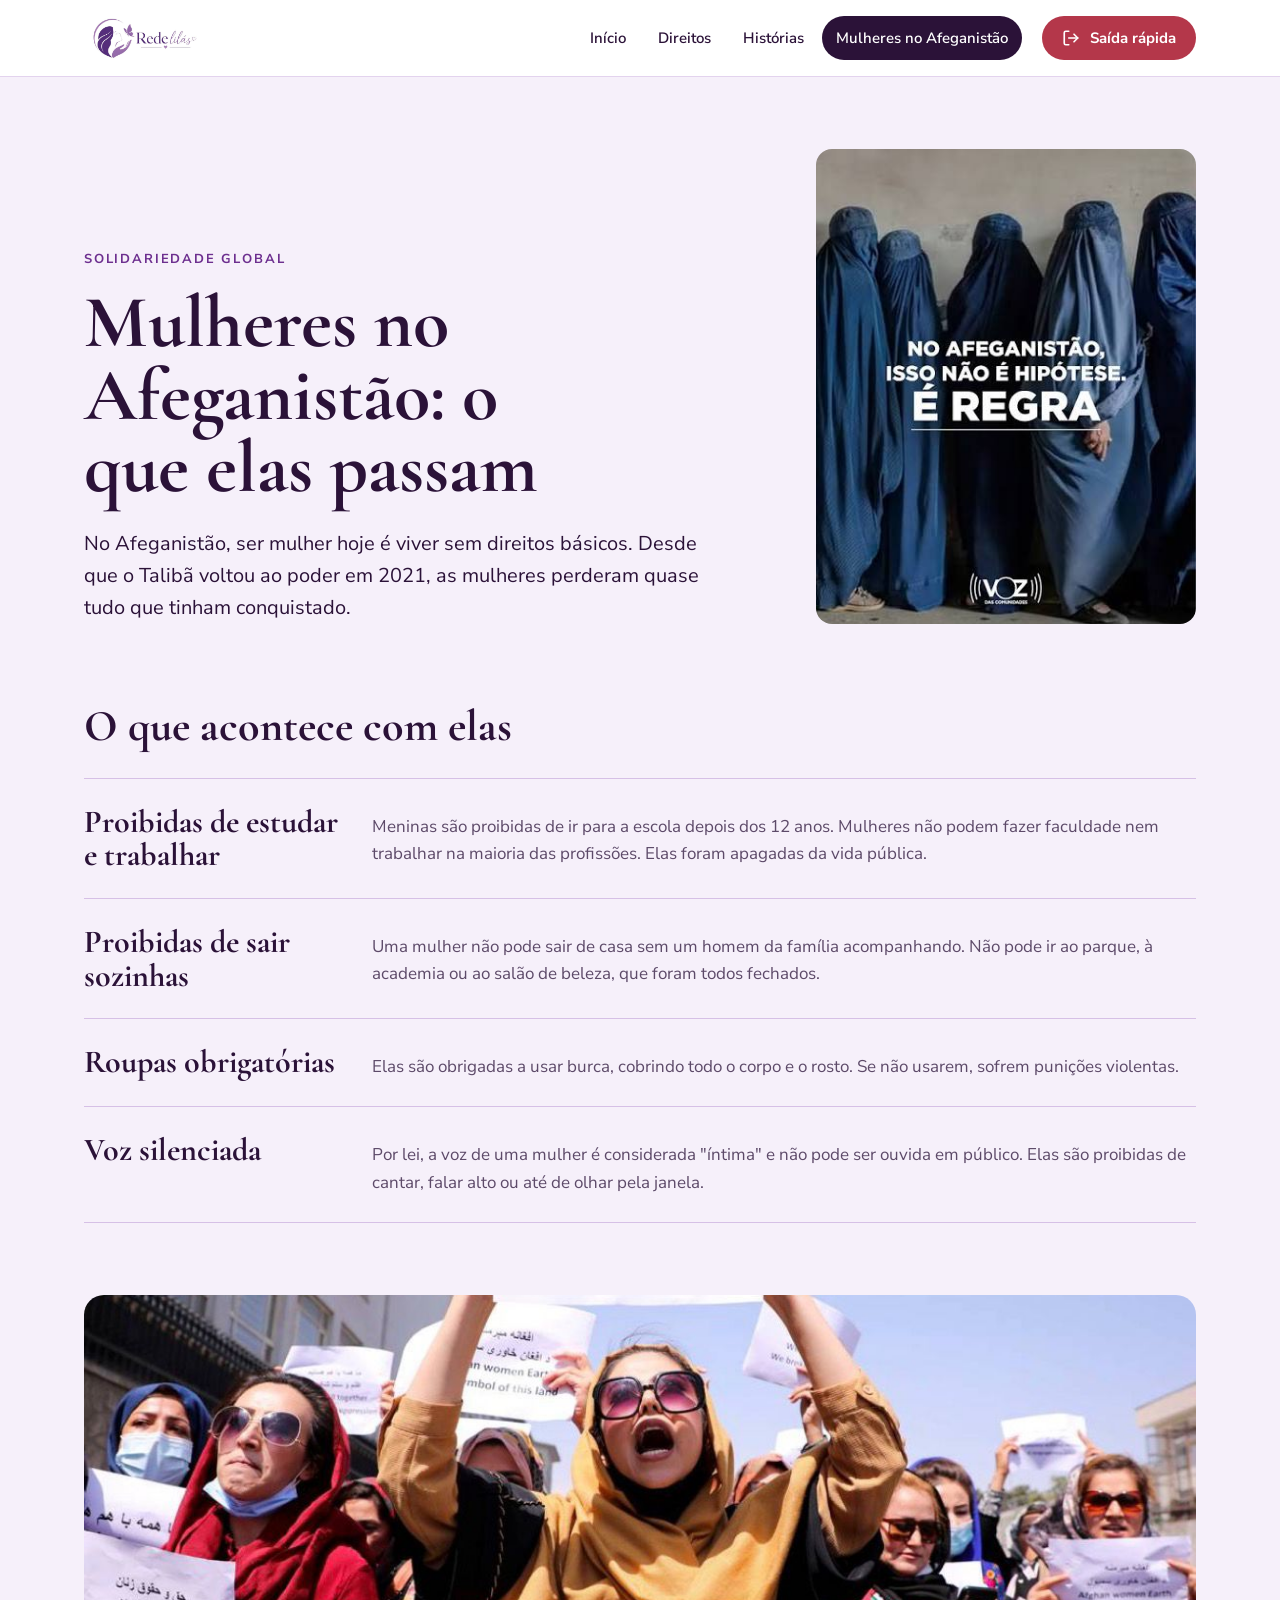
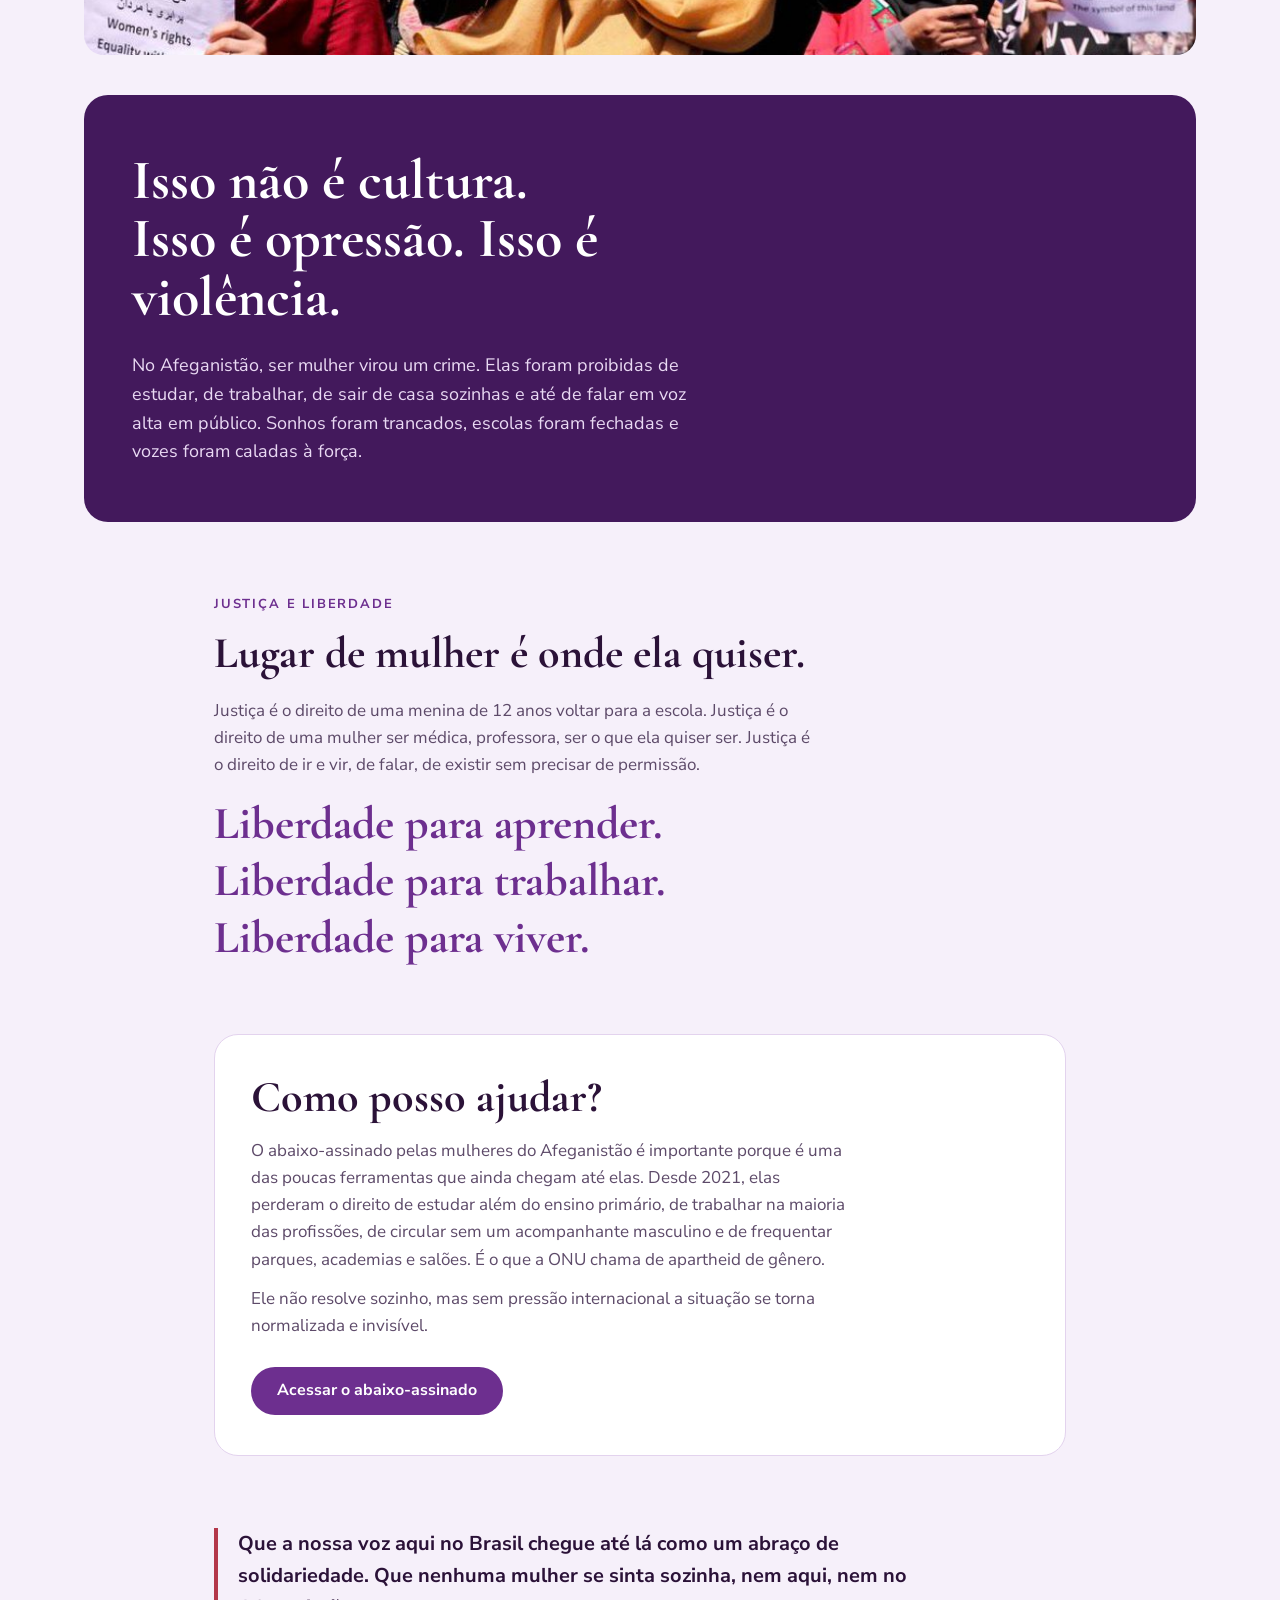
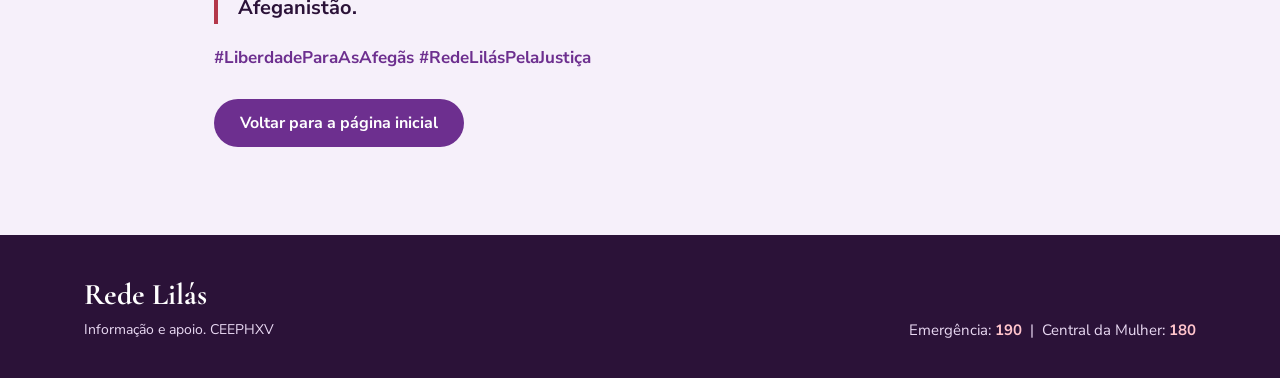
<file: rede-de-apoio.html>
<!DOCTYPE html>
<html lang="pt-BR">
<head>
  <meta charset="UTF-8">
  <meta name="viewport" content="width=device-width, initial-scale=1.0">
  <title>Mulheres no Afeganistão | Rede Lilás</title>
  <link rel="preconnect" href="https://fonts.googleapis.com">
  <link rel="preconnect" href="https://fonts.gstatic.com" crossorigin>
  <link href="https://fonts.googleapis.com/css2?family=Cormorant+Garamond:ital,wght@0,600;0,700;1,600&family=Nunito+Sans:wght@400;600;700&display=swap" rel="stylesheet">
  <link rel="stylesheet" href="style.css">
</head>
<body>
  <header class="site-header">
    <div class="wrap hdr">
      <a class="brand" href="index.html"><img src="banner.jpeg" alt="Rede Lilás, página inicial"></a>
      <nav class="nav" aria-label="Menu principal">
        <a href="index.html">Início</a>
        <a href="direitos.html">Direitos</a>
        <a href="navegacao-segura.html">Histórias</a>
        <a href="rede-de-apoio.html" aria-current="page">Mulheres no Afeganistão</a>
      </nav>
      <button type="button" class="btn btn-exit" data-saida-rapida>
        <svg width="18" height="18" viewBox="0 0 24 24" fill="none" stroke="currentColor" stroke-width="2.2" stroke-linecap="round" stroke-linejoin="round" aria-hidden="true"><path d="M9 21H5a2 2 0 0 1-2-2V5a2 2 0 0 1 2-2h4"/><path d="M16 17l5-5-5-5"/><path d="M21 12H9"/></svg>
        Saída rápida
      </button>
    </div>
  </header>

  <main>
    <section class="wrap hero-page">
      <div>
        <p class="kicker">Solidariedade global</p>
        <h1 class="h1">Mulheres no Afeganistão: o que elas passam</h1>
        <p class="lead">No Afeganistão, ser mulher hoje é viver sem direitos básicos. Desde que o Talibã voltou ao poder em 2021, as mulheres perderam quase tudo que tinham conquistado.</p>
      </div>
      <div class="slot"><img src="afeganistao.jpg" alt="Mulher afegã refletindo sobre liberdade e dignidade"></div>
    </section>

    <section class="wrap" style="padding-block: 24px 72px;">
      <h2 class="h2 sm" style="margin-bottom: 28px;">O que acontece com elas</h2>
      <div>
        <div class="loss"><h3 class="loss-t">Proibidas de estudar e trabalhar</h3><p class="muted">Meninas são proibidas de ir para a escola depois dos 12 anos. Mulheres não podem fazer faculdade nem trabalhar na maioria das profissões. Elas foram apagadas da vida pública.</p></div>
        <div class="loss"><h3 class="loss-t">Proibidas de sair sozinhas</h3><p class="muted">Uma mulher não pode sair de casa sem um homem da família acompanhando. Não pode ir ao parque, à academia ou ao salão de beleza, que foram todos fechados.</p></div>
        <div class="loss"><h3 class="loss-t">Roupas obrigatórias</h3><p class="muted">Elas são obrigadas a usar burca, cobrindo todo o corpo e o rosto. Se não usarem, sofrem punições violentas.</p></div>
        <div class="loss"><h3 class="loss-t">Voz silenciada</h3><p class="muted">Por lei, a voz de uma mulher é considerada "íntima" e não pode ser ouvida em público. Elas são proibidas de cantar, falar alto ou até de olhar pela janela.</p></div>
      </div>
    </section>

    <section class="wrap" style="padding-bottom: 40px;">
      <figure class="wide-photo">
        <img src="mulheres.jpeg" alt="Mulheres em protesto pela liberdade no Afeganistão">
      </figure>
    </section>

    <section class="wrap" style="padding-bottom: 72px;">
      <div class="pullq">
        <p class="big">Isso não é cultura. Isso é opressão. Isso é violência.</p>
        <p class="sub">No Afeganistão, ser mulher virou um crime. Elas foram proibidas de estudar, de trabalhar, de sair de casa sozinhas e até de falar em voz alta em público. Sonhos foram trancados, escolas foram fechadas e vozes foram caladas à força.</p>
      </div>
    </section>

    <section class="narrow" style="padding-bottom: 72px;">
      <p class="kicker">Justiça e liberdade</p>
      <h2 class="h2 sm" style="margin-bottom: 20px;">Lugar de mulher é onde ela quiser.</h2>
      <p class="muted" style="max-width: 60ch;">Justiça é o direito de uma menina de 12 anos voltar para a escola. Justiça é o direito de uma mulher ser médica, professora, ser o que ela quiser ser. Justiça é o direito de ir e vir, de falar, de existir sem precisar de permissão.</p>
      <div class="free"><span>Liberdade para aprender.</span><span>Liberdade para trabalhar.</span><span>Liberdade para viver.</span></div>
    </section>

    <section class="narrow" style="padding-bottom: 72px;">
      <div class="cta">
        <h2 class="h2 sm" style="margin-bottom: 16px;">Como posso ajudar?</h2>
        <p class="muted" style="max-width: 60ch;">O abaixo-assinado pelas mulheres do Afeganistão é importante porque é uma das poucas ferramentas que ainda chegam até elas. Desde 2021, elas perderam o direito de estudar além do ensino primário, de trabalhar na maioria das profissões, de circular sem um acompanhante masculino e de frequentar parques, academias e salões. É o que a ONU chama de apartheid de gênero.</p>
        <p class="muted" style="max-width: 60ch; margin-top: 12px;">Ele não resolve sozinho, mas sem pressão internacional a situação se torna normalizada e invisível.</p>
        <div style="margin-top: 28px;"><a class="btn btn-primary" href="https://c.org/FFcQV4wLTm" target="_blank" rel="noopener">Acessar o abaixo-assinado</a></div>
      </div>
    </section>

    <section class="narrow" style="padding-bottom: 88px;">
      <p class="note">Que a nossa voz aqui no Brasil chegue até lá como um abraço de solidariedade. Que nenhuma mulher se sinta sozinha, nem aqui, nem no Afeganistão.</p>
      <p class="hashtags">#LiberdadeParaAsAfegãs #RedeLilásPelaJustiça</p>
      <div style="margin-top: 28px;"><a class="btn btn-primary" href="index.html">Voltar para a página inicial</a></div>
    </section>
  </main>

  <footer class="site-footer">
    <div class="wrap foot-in">
      <div>
        <div class="foot-brand">Rede Lilás</div>
        <p style="font-size: 14px;">Informação e apoio. CEEPHXV</p>
      </div>
      <p>Emergência: <strong>190</strong> &nbsp;|&nbsp; Central da Mulher: <strong>180</strong></p>
    </div>
  </footer>

  <script src="script.js"></script>
</body>
</html>
</file>
<file: style.css>
:root {
  --ink: #2b1238;
  --violet: #6d2f8f;
  --violet-dark: #561f74;
  --plum: #43195c;
  --ground: #f6f0fa;
  --lilac-1: #f1e6f8;
  --lilac-2: #ead9f4;
  --lilac-3: #e6d6f1;
  --line: #d6c0e6;
  --line-soft: #e3d3ee;
  --muted: #5d4a69;
  --coral: #b4374a;
  --coral-dark: #962c3c;
  --coral-soft: #ffc4cc;
  --white: #ffffff;
  --font-display: "Cormorant Garamond", Georgia, "Times New Roman", serif;
  --font-body: "Nunito Sans", "Segoe UI", system-ui, sans-serif;
}

*, *::before, *::after { box-sizing: border-box; }
html { scroll-behavior: smooth; }

body {
  margin: 0;
  background: var(--ground);
  color: var(--ink);
  font-family: var(--font-body);
  font-size: 17px;
  line-height: 1.6;
}

h1, h2, h3, p { margin: 0; }
img { max-width: 100%; }
a { color: var(--violet); }
a:hover { color: var(--violet-dark); }

a:focus-visible,
button:focus-visible,
input:focus-visible,
summary:focus-visible {
  outline: 3px solid var(--coral);
  outline-offset: 3px;
}

[hidden] { display: none !important; }

.display { font-family: var(--font-display); }
.wrap { max-width: 1160px; margin: 0 auto; padding-inline: 24px; }
.narrow { max-width: 900px; margin: 0 auto; padding-inline: 24px; }
.sec { padding-block: 88px; }
.muted { color: var(--muted); }
.small { font-size: 15px; }

.kicker {
  font-size: 13px;
  font-weight: 700;
  letter-spacing: .14em;
  text-transform: uppercase;
  color: var(--violet);
  margin-bottom: 16px;
}

.h1 { font-family: var(--font-display); font-size: clamp(46px, 6vw, 84px); line-height: .98; font-weight: 700; text-wrap: balance; }
.h1 em { color: var(--violet); font-style: italic; font-weight: 600; }
.h2 { font-family: var(--font-display); font-size: clamp(34px, 4.4vw, 56px); line-height: 1.04; font-weight: 700; text-wrap: balance; }
.h2.sm { font-size: clamp(30px, 3.8vw, 44px); }
.h3 { font-family: var(--font-display); font-size: 34px; line-height: 1.1; font-weight: 700; }


.btn {
  display: inline-flex;
  align-items: center;
  gap: 10px;
  min-height: 48px;
  padding: 0 24px;
  border-radius: 999px;
  border: 2px solid transparent;
  font: inherit;
  font-weight: 700;
  font-size: 16px;
  text-decoration: none;
  cursor: pointer;
  transition: background-color .2s ease, color .2s ease, transform .2s ease;
}
.btn:hover { transform: translateY(-1px); }
.btn-primary { background: var(--violet); color: var(--white); }
.btn-primary:hover { background: var(--violet-dark); color: var(--white); }
.btn-ghost { background: transparent; color: var(--violet); border-color: var(--violet); }
.btn-ghost:hover { background: var(--violet); color: var(--white); }
.btn-light { background: var(--white); color: var(--ink); }
.btn-light:hover { background: var(--lilac-1); color: var(--ink); }
.btn-exit { background: var(--coral); color: var(--white); min-height: 44px; padding: 0 18px; font-size: 15px; }
.btn-exit:hover { background: var(--coral-dark); color: var(--white); }


.site-header {
  position: sticky;
  top: 0;
  z-index: 20;
  background: var(--white);
  border-bottom: 1px solid var(--line-soft);
}
.hdr { display: flex; align-items: center; gap: 20px; min-height: 76px; flex-wrap: wrap; }
.brand { display: block; line-height: 0; }
.brand img { display: block; height: 44px; width: auto; max-width: min(46vw, 230px); object-fit: contain; border-radius: 10px; }
.nav { display: flex; gap: 4px; margin-left: auto; }
.nav a {
  padding: 10px 14px;
  border-radius: 999px;
  color: var(--ink);
  text-decoration: none;
  font-weight: 600;
  font-size: 15px;
  white-space: nowrap;
}
.nav a:hover { background: var(--lilac-1); }
.nav a[aria-current="page"] { background: var(--ink); color: var(--white); }

.strip { background: var(--lilac-2); font-size: 15px; }
.strip-in { display: flex; align-items: center; gap: 10px; min-height: 44px; flex-wrap: wrap; padding-block: 6px; }


.hero-wrap { position: relative; overflow: hidden; }
.hero-arcs { position: absolute; right: -180px; top: -140px; width: 760px; height: 760px; pointer-events: none; }
.hero {
  position: relative;
  z-index: 1;
  display: grid;
  grid-template-columns: minmax(0, 1.15fr) minmax(0, .85fr);
  gap: 56px;
  align-items: center;
  padding-block: 72px 88px;
}
.hero .h1 { margin-bottom: 28px; }
.lead { font-size: 19px; max-width: 52ch; margin-bottom: 16px; }
.promise { font-weight: 700; font-size: 19px; max-width: 52ch; margin-bottom: 32px; }
.cta-row { display: flex; gap: 14px; flex-wrap: wrap; }

.panel {
  background: var(--ink);
  color: var(--white);
  border-radius: 24px;
  padding: 36px 32px;
  display: flex;
  flex-direction: column;
  gap: 20px;
}
.panel-title { font-family: var(--font-display); font-size: 36px; line-height: 1.05; font-weight: 700; }
.num-row { display: grid; grid-template-columns: auto minmax(0, 1fr) auto; gap: 18px; align-items: center; }
.num { font-family: var(--font-display); font-size: 72px; line-height: .9; font-weight: 700; color: var(--coral-soft); }
.num-info { display: flex; flex-direction: column; font-size: 15px; line-height: 1.4; color: #e9d9f3; }
.num-info strong { color: var(--white); font-size: 17px; }
.sep { border: 0; border-top: 1px solid #5a3a70; margin: 0; width: 100%; }
.panel-note { font-size: 14px; color: #d9c3e8; line-height: 1.5; }
.copy {
  min-height: 40px;
  padding: 0 14px;
  border-radius: 999px;
  border: 1px solid #8c6aa3;
  background: transparent;
  color: var(--white);
  font: inherit;
  font-size: 14px;
  font-weight: 600;
  cursor: pointer;
}
.copy:hover { background: var(--plum); }

.banner-photo {
  margin: 0;
  border-radius: 24px;
  overflow: hidden;
  background: #f4ebf7;
}
.banner-photo img {
  display: block;
  width: 100%;
  height: 240px;
  object-fit: contain;
  object-position: center;
  background: #f4ebf7;
}


.pillars {
  display: grid;
  grid-template-columns: repeat(3, minmax(0, 1fr));
  border-top: 1px solid var(--line);
  border-bottom: 1px solid var(--line);
  margin-top: 72px;
}
.pillar { padding: 40px 36px; display: flex; flex-direction: column; gap: 10px; border-left: 1px solid var(--line); }
.pillar:first-child { border-left: 0; padding-left: 0; }
.pillar-for { font-size: 13px; font-weight: 700; letter-spacing: .14em; text-transform: uppercase; color: var(--violet); }
.pillar-word { font-family: var(--font-display); font-size: 56px; line-height: 1; font-weight: 700; }
.pillar a { font-weight: 700; }

.g2 { display: grid; grid-template-columns: repeat(2, minmax(0, 1fr)); gap: 56px; align-items: start; }
.g2.tight { gap: 20px; }


.sign { display: grid; grid-template-columns: 200px minmax(0, 1fr); gap: 24px; padding-block: 22px; border-top: 1px solid var(--line); align-items: baseline; }
.sign:last-child { border-bottom: 1px solid var(--line); }
.sign-t { font-family: var(--font-display); font-size: 32px; font-weight: 700; line-height: 1; }


.band { background: var(--plum); color: var(--white); }
.band .kicker { color: var(--coral-soft); }
.big48 { font-family: var(--font-display); font-size: clamp(96px, 14vw, 170px); line-height: .85; font-weight: 700; color: var(--white); }
.band-p { color: #e9d9f3; }
.right-row { padding-block: 18px; border-top: 1px solid #6b3f85; display: flex; flex-direction: column; gap: 4px; }
.right-row:last-of-type { border-bottom: 1px solid #6b3f85; }
.right-row strong { font-size: 18px; }


.g5 { display: grid; grid-template-columns: repeat(5, minmax(0, 1fr)); gap: 20px; }
.tile { display: flex; flex-direction: column; gap: 12px; text-decoration: none; color: var(--ink); }
.tile:hover { color: var(--ink); }
.slot {
  aspect-ratio: 4 / 5;
  border-radius: 16px;
  background: var(--lilac-3);
  overflow: hidden;
  position: relative;
}
.slot img {
  display: block;
  width: 100%;
  height: 100%;
  object-fit: cover;
  object-position: center center;
  transition: transform .5s ease;
}
.tile:hover .slot img { transform: scale(1.04); }
.tile-n { font-family: var(--font-display); font-size: 28px; line-height: 1.05; font-weight: 700; }
.tile-d { font-size: 15px; line-height: 1.45; color: var(--muted); }

.gallery { display: grid; grid-template-columns: repeat(4, minmax(0, 1fr)); gap: 16px; }
.gallery img {
  display: block;
  width: 100%;
  aspect-ratio: 4 / 3;
  object-fit: cover;
  object-position: center center;
  border-radius: 14px;
  transition: transform .4s ease;
}
.gallery a { display: block; overflow: hidden; border-radius: 14px; }
.gallery a:hover img { transform: scale(1.04); }


.help-section { background: var(--white); border-top: 1px solid var(--line-soft); border-bottom: 1px solid var(--line-soft); }
.mapcard { background: var(--white); border-radius: 24px; padding: 20px; border: 1px solid var(--line-soft); }
.help-section .mapcard { background: var(--ground); }
.mapcard iframe { display: block; width: 100%; height: 320px; border: 0; border-radius: 14px; background: var(--lilac-1); }
.map-empty {
  display: flex;
  align-items: center;
  justify-content: center;
  height: 320px;
  border-radius: 14px;
  background: var(--lilac-1);
  color: var(--muted);
  text-align: center;
  padding: 24px;
}
.map-status { margin-top: 14px; color: var(--muted); font-size: 15px; }

.card { background: var(--white); border-radius: 24px; padding: 32px; border: 1px solid var(--line-soft); display: flex; flex-direction: column; gap: 18px; }
.list { display: flex; flex-direction: column; gap: 10px; }
.crow { display: flex; align-items: center; justify-content: space-between; gap: 12px; padding: 14px 16px; border-radius: 14px; background: var(--ground); flex-wrap: wrap; }
.cinfo { display: flex; flex-direction: column; min-width: 0; }
.tel { font-variant-numeric: tabular-nums; color: var(--violet); font-weight: 700; }
.cact { display: flex; gap: 6px; flex-wrap: wrap; }
.mini {
  min-height: 38px;
  padding: 0 12px;
  border-radius: 999px;
  border: 1px solid #cdb2e0;
  background: var(--white);
  color: var(--ink);
  font: inherit;
  font-size: 14px;
  font-weight: 600;
  cursor: pointer;
}
.mini:hover { background: var(--lilac-2); }
.mini.del { color: var(--coral-dark); }

.form { display: flex; flex-direction: column; gap: 8px; }
.form label { font-weight: 700; font-size: 15px; }
.form input {
  min-height: 48px;
  padding: 0 14px;
  border: 1.5px solid #cdb2e0;
  border-radius: 12px;
  font: inherit;
  background: var(--white);
  color: var(--ink);
  width: 100%;
}
.form .btn { align-self: flex-start; margin-top: 8px; }
.err { color: var(--coral-dark); font-weight: 600; font-size: 15px; }
.ok { background: #e1f1e6; color: #1d5330; font-weight: 700; padding: 12px 16px; border-radius: 12px; }

/* Direitos */
.right { display: grid; grid-template-columns: 150px minmax(0, 1fr); gap: 28px; padding-block: 28px; border-top: 1px solid var(--line); }
.right:last-child { border-bottom: 1px solid var(--line); }
.art {
  align-self: start;
  justify-self: start;
  font-size: 13px;
  font-weight: 700;
  letter-spacing: .06em;
  text-transform: uppercase;
  background: var(--lilac-2);
  color: var(--plum);
  border-radius: 999px;
  padding: 6px 14px;
}
.right-t { font-family: var(--font-display); font-size: 32px; line-height: 1.1; font-weight: 700; margin-bottom: 8px; }
.when { display: flex; gap: 14px; align-items: flex-start; padding: 20px 22px; background: var(--white); border: 1px solid var(--line-soft); border-radius: 16px; }
.when svg { flex: none; margin-top: 4px; }
.photos { display: grid; grid-template-columns: repeat(2, minmax(0, 1fr)); gap: 20px; }
.photos figure { margin: 0; }
.photos img {
  display: block;
  width: 100%;
  height: 240px;
  object-fit: cover;
  object-position: center center;
  border-radius: 16px;
}
.photos figcaption { color: var(--muted); font-size: 15px; margin-top: 8px; }
.help-panel {
  background: var(--ink);
  color: var(--white);
  border-radius: 24px;
  padding: 40px 36px;
  display: grid;
  grid-template-columns: repeat(2, minmax(0, 1fr));
  gap: 32px;
}
.pull { font-family: var(--font-display); border-left: 4px solid var(--violet); padding-left: 22px; font-size: clamp(26px, 3vw, 36px); line-height: 1.2; font-weight: 700; }


.toc { display: flex; gap: 10px; flex-wrap: wrap; margin-top: 32px; }
.toc a {
  padding: 8px 16px;
  border-radius: 999px;
  border: 1.5px solid #cdb2e0;
  text-decoration: none;
  font-weight: 700;
  font-size: 15px;
  color: var(--ink);
  background: var(--white);
}
.toc a:hover { background: var(--lilac-2); }
.story-row {
  display: grid;
  grid-template-columns: minmax(0, 360px) minmax(0, 1fr);
  gap: 56px;
  align-items: start;
  padding-block: 56px;
  border-top: 1px solid var(--line);
  scroll-margin-top: 90px;
}
.story-row.rev { grid-template-columns: minmax(0, 1fr) minmax(0, 360px); }
.story-row.rev .slot { order: 2; }
.story-row .slot {
  border-radius: 20px;
  background: var(--lilac-3);
}
.story-row .slot img {
  display: block;
  width: 100%;
  height: 100%;
  object-fit: cover;
  object-position: center center;
}
.st-meta { font-size: 13px; font-weight: 700; letter-spacing: .14em; text-transform: uppercase; color: var(--violet); margin-bottom: 10px; }
.st-t { font-family: var(--font-display); font-size: clamp(38px, 4.6vw, 60px); line-height: 1; font-weight: 700; margin-bottom: 20px; }
.st-p { max-width: 58ch; margin-bottom: 14px; white-space: pre-line; }
.quote { font-family: var(--font-display); font-size: 28px; line-height: 1.2; font-weight: 600; font-style: italic; color: var(--violet); border-left: 4px solid var(--violet); padding-left: 20px; margin-top: 22px; max-width: 30ch; }
.note { border-left: 4px solid var(--coral); padding-left: 20px; font-size: 20px; font-weight: 700; max-width: 60ch; }


.hero-page { display: grid; grid-template-columns: minmax(0, 1fr) minmax(0, 380px); gap: 56px; align-items: end; padding-block: 72px 56px; }
.hero-page .h1 { font-size: clamp(44px, 5.8vw, 78px); }
.hero-page .lead { font-size: 20px; margin-top: 24px; margin-bottom: 0; }
.loss { display: grid; grid-template-columns: 260px minmax(0, 1fr); gap: 28px; padding-block: 26px; border-top: 1px solid var(--line); align-items: baseline; }
.loss:last-child { border-bottom: 1px solid var(--line); }
.loss-t { font-family: var(--font-display); font-size: 32px; line-height: 1.05; font-weight: 700; }
.wide-photo { margin: 0; border-radius: 20px; overflow: hidden; }
.wide-photo img { display: block; width: 100%; height: 360px; object-fit: cover; }
.pullq { background: var(--plum); color: var(--white); border-radius: 24px; padding: 56px 48px; }
.pullq .big { font-family: var(--font-display); font-size: clamp(32px, 4.4vw, 56px); line-height: 1.05; font-weight: 700; max-width: 18ch; }
.pullq .sub { margin-top: 24px; color: #e9d9f3; max-width: 52ch; font-size: 18px; }
.free { display: flex; flex-direction: column; gap: 6px; margin-top: 20px; font-family: var(--font-display); }
.free span { font-size: clamp(30px, 3.8vw, 46px); line-height: 1.1; font-weight: 700; color: var(--violet); }
.cta { background: var(--white); border: 1px solid var(--line-soft); border-radius: 24px; padding: 40px 36px; }
.hashtags { margin-top: 20px; font-weight: 700; color: var(--violet); }


.site-footer { background: var(--ink); color: #e9d9f3; }
.foot-in { display: flex; justify-content: space-between; gap: 24px; flex-wrap: wrap; padding-block: 36px; align-items: flex-end; }
.foot-brand { font-family: var(--font-display); font-size: 30px; font-weight: 700; color: var(--white); }
.foot-in strong { color: var(--coral-soft); }
.site-footer p { margin: 0; font-size: 15px; }

.hdr-sr { position: absolute; width: 1px; height: 1px; overflow: hidden; clip: rect(0 0 0 0); white-space: nowrap; }

@media (max-width: 900px) {
  .sec { padding-block: 56px; }
  .hero, .g2, .hero-page, .help-panel { grid-template-columns: minmax(0, 1fr); gap: 40px; }
  .hero { padding-block: 40px 56px; }
  .hero-page { padding-block: 40px; gap: 32px; }
  .pillars { grid-template-columns: minmax(0, 1fr); margin-top: 48px; }
  .pillar { border-left: 0; border-top: 1px solid var(--line); padding: 32px 0; }
  .pillar:first-child { border-top: 0; }
  .g5 { grid-template-columns: repeat(2, minmax(0, 1fr)); }
  .gallery { grid-template-columns: repeat(2, minmax(0, 1fr)); }
  .sign, .loss, .right { grid-template-columns: minmax(0, 1fr); gap: 8px; }
  .story-row, .story-row.rev { grid-template-columns: minmax(0, 1fr); gap: 28px; padding-block: 40px; }
  .story-row.rev .slot { order: 0; }
  .story-row .slot, .hero-page .slot { max-width: 320px; }
  .photos { grid-template-columns: minmax(0, 1fr); }
  .pullq { padding: 36px 24px; }
  .cta { padding: 28px 22px; }
  .card { padding: 24px 20px; }
  .nav { order: 3; width: 100%; margin-left: 0; overflow-x: auto; padding-bottom: 10px; }
  .btn-exit { margin-left: auto; }
  .num { font-size: 60px; }
  .banner-photo img, .wide-photo img { height: 220px; }
}

@media (prefers-reduced-motion: reduce) {
  html { scroll-behavior: auto; }
  *, *::before, *::after { transition-duration: .01ms !important; animation: none !important; }
}
</file>
